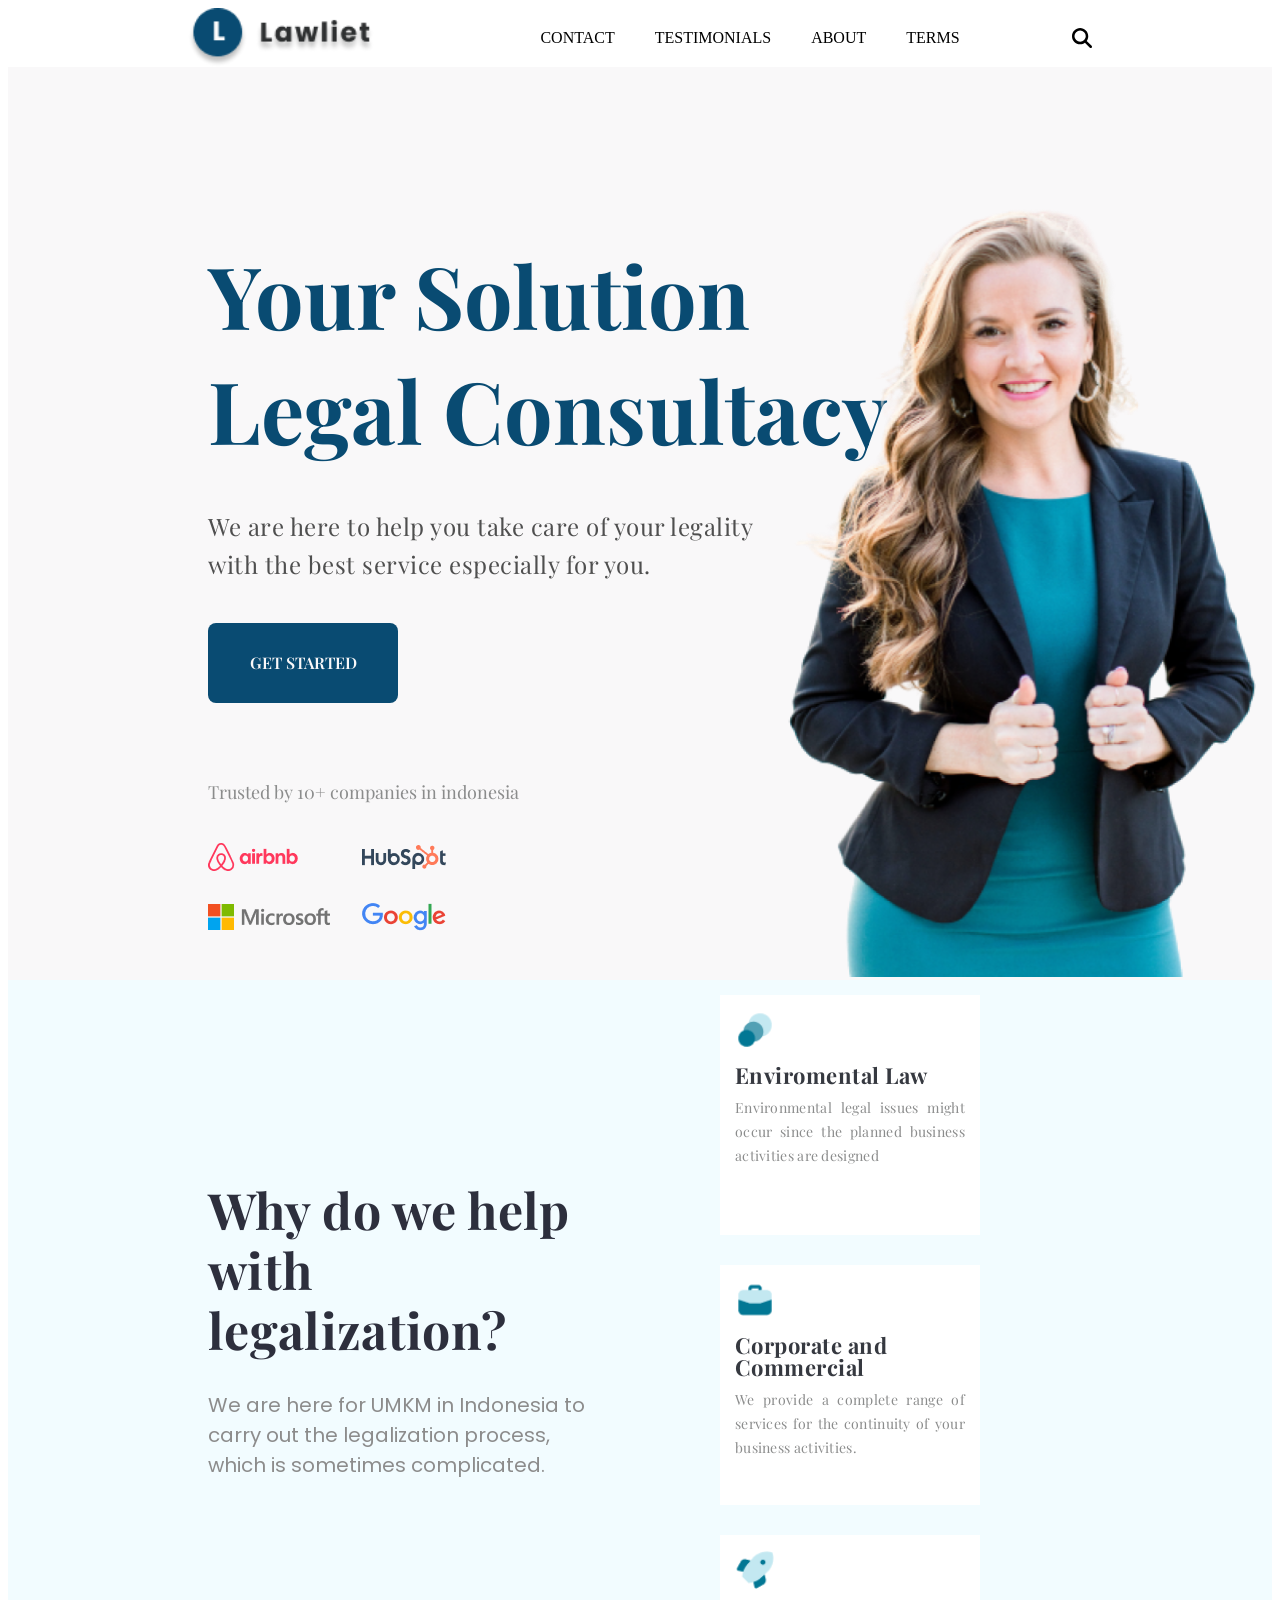
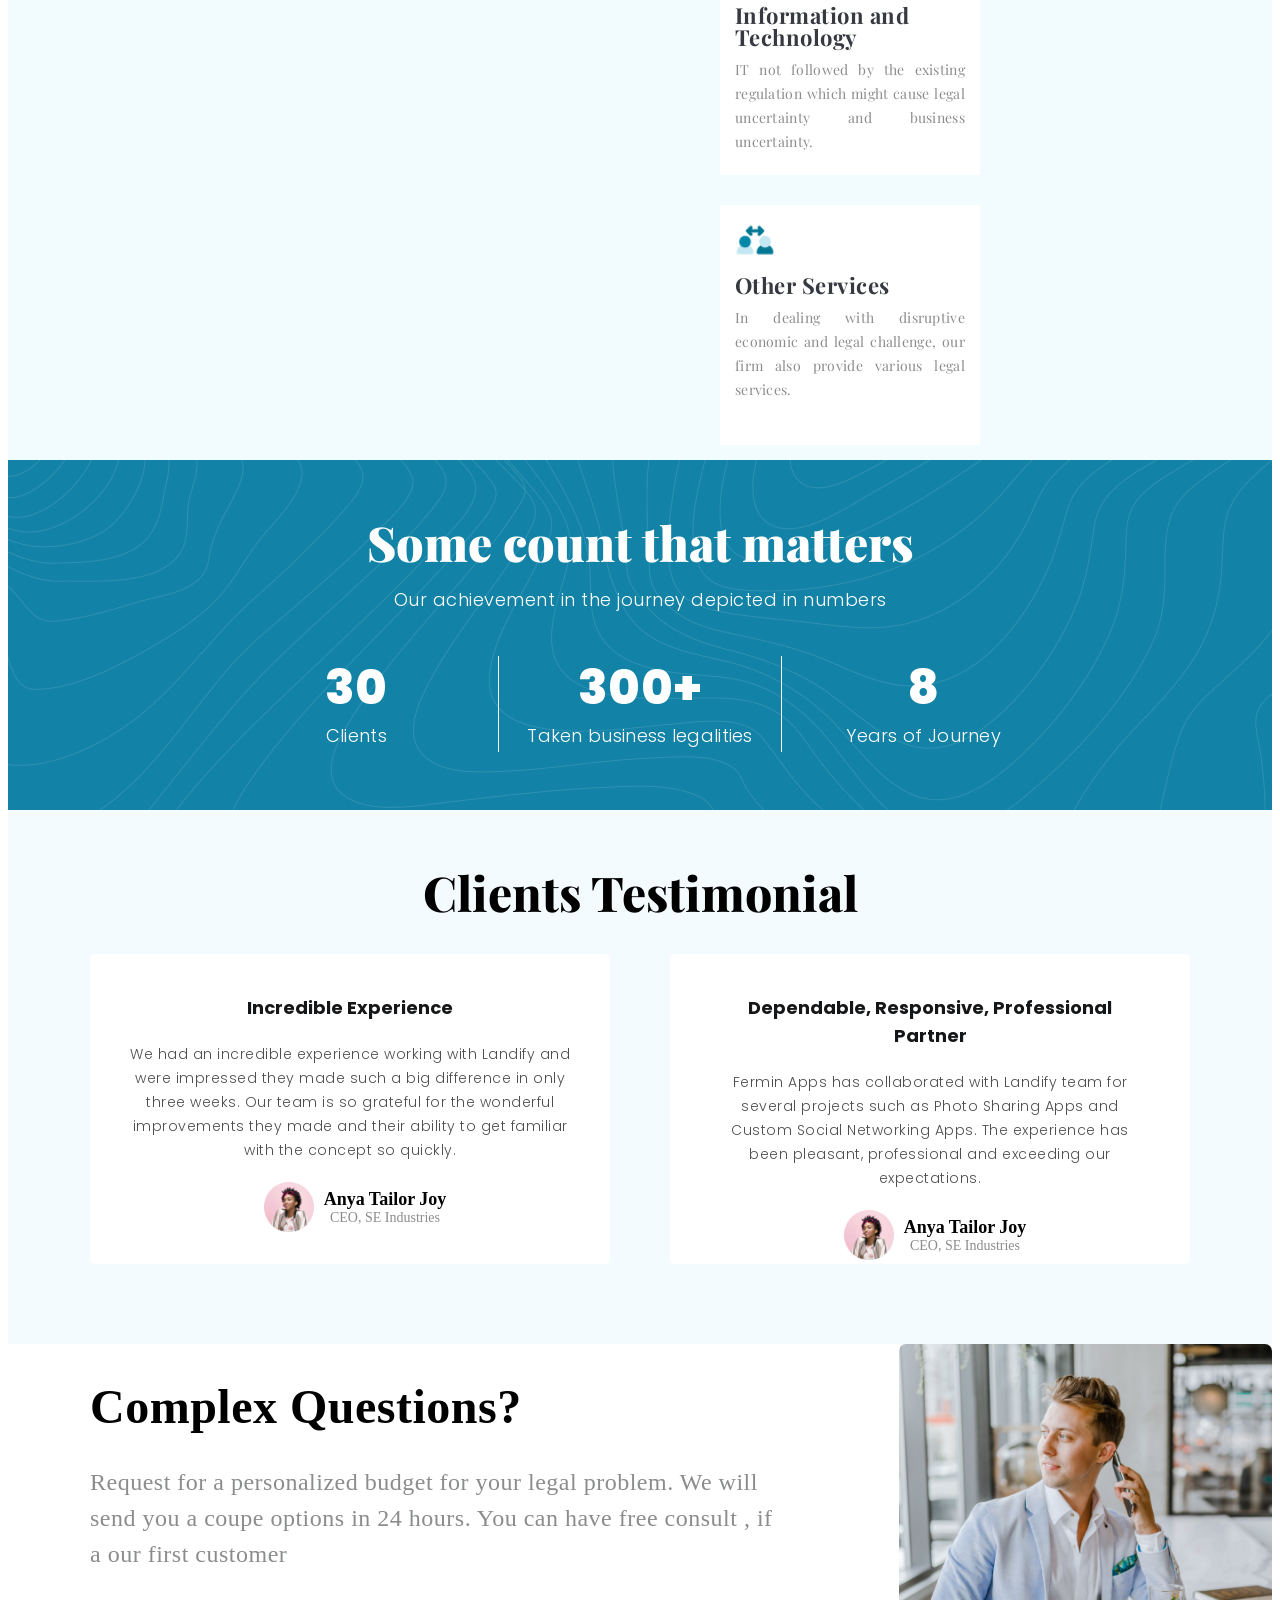
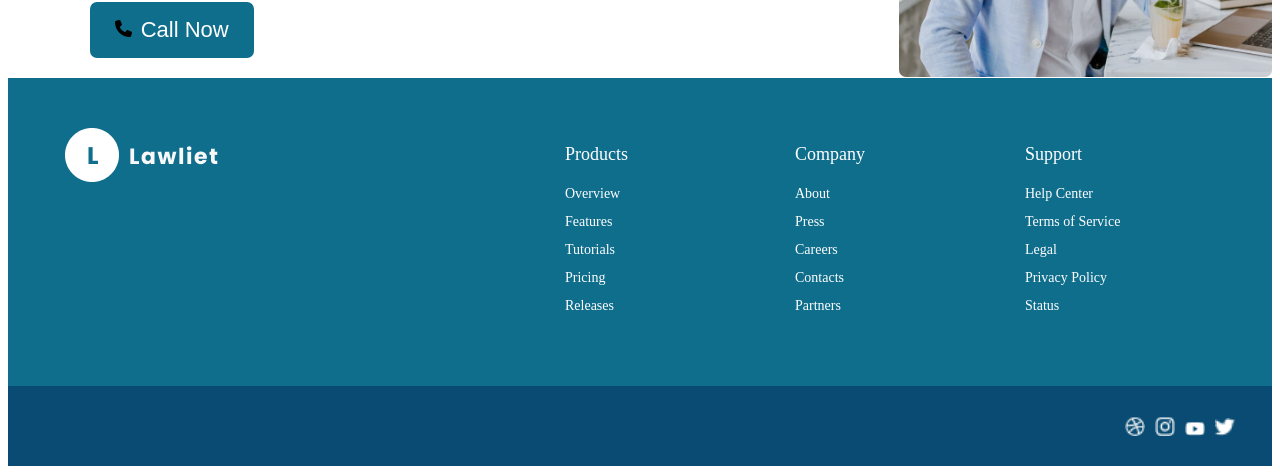
<file: Daily-Task-2/index.html>
<!DOCTYPE html>
<html lang="en">
<head>
    <meta charset="UTF-8">
    <meta name="viewport" content="width=device-width, initial-scale=1.0">
    <title>Lawyers Wbsite</title>
    <link rel="stylesheet" href="./style.css">

    <!-- css link up -->
    <link rel="shortcut icon" href="./assets/favicon.png" type="image/x-icon">

    <!-- google fonts -->
    <link rel="preconnect" href="https://fonts.googleapis.com">
    <link rel="preconnect" href="https://fonts.gstatic.com" crossorigin>
    <link href="https://fonts.googleapis.com/css2?family=Playfair+Display:ital,wght@0,400..900;1,400..900&display=swap" rel="stylesheet">
    <link href="https://fonts.googleapis.com/css2?family=Playfair+Display:ital,wght@0,400..900;1,400..900&family=Plus+Jakarta+Sans:ital,wght@0,200..800;1,200..800&display=swap" rel="stylesheet">
    <style>
        @import url('https://fonts.googleapis.com/css2?family=Playfair+Display:ital,wght@0,400..900;1,400..900&family=Plus+Jakarta+Sans:ital,wght@0,200..800;1,200..800&family=Poppins:ital,wght@0,100;0,200;0,300;0,400;0,500;0,600;0,700;0,800;0,900;1,100;1,200;1,300;1,400;1,500;1,600;1,700;1,800;1,900&display=swap');
    </style>

</head>
<body>
    <main id="full-body">
        <header id="header">
            <div class="nav-menu">
                <img src="./assets/Logo.png" alt="" class="main-logo">
                 <ul class="menu-list">
                    <li class="menu-items">CONTACT</li>
                    <li class="menu-items">TESTIMONIALS</li>
                    <li class="menu-items">ABOUT</li>
                    <li class="menu-items">TERMS</li>
                </ul>
                <svg class="search-icon" xmlns="http://www.w3.org/2000/svg" viewBox="0 0 512 512"><!--!Font Awesome Free 6.7.2 by @fontawesome - https://fontawesome.com License - https://fontawesome.com/license/free Copyright 2025 Fonticons, Inc.--><path d="M416 208c0 45.9-14.9 88.3-40 122.7L502.6 457.4c12.5 12.5 12.5 32.8 0 45.3s-32.8 12.5-45.3 0L330.7 376c-34.4 25.2-76.8 40-122.7 40C93.1 416 0 322.9 0 208S93.1 0 208 0S416 93.1 416 208zM208 352a144 144 0 1 0 0-288 144 144 0 1 0 0 288z"/></svg>
            </div>
        </header>

        <section id="hero">
            <div class="hero-main">
                <div class="hero-rel">
                    <div class="hero-title">Your Solution Legal Consultacy</div>
                    <div class="hero-about">We are here to help you take care of your legality 
                        with the best service especially for you.</div>
                    <button class="button-getstarted">GET STARTED</button>
                    <div class="trusted-company">Trusted by 10+ companies in indonesia</div>
                    <img src="./assets/Group 25.png" class="trusted-company-logo" alt="" srcset="">
                </div>
            </div>
            <img src="./assets/Hero Image.png" class="hero-image" alt="" srcset="">
        </section>

        <section id="section-why" class="Our-Features">
            <div class="our-feature">
                <div class="why-card">
                    <div class="why-title">Why do we help with legalization?</div>
                    <div class="why-about">We are here for UMKM in Indonesia to carry out the legalization process, which is sometimes complicated.</div>
                </div>
                <div class="why-card-main">
                    <div class="card-1">
                        <img src="./assets/Circle Layer.png" class="circle-image" alt="">
                        <div class="card-1-title">Enviromental Law</div>
                        <div class="card-1-about">Environmental legal issues might occur since the planned business activities are designed</div>
                    </div>
                    <div class="card-2">
                        <img src="./assets/Bag.png" class="circle-image" alt="">
                        <div class="card-1-title">Corporate and Commercial</div>
                        <div class="card-1-about">We provide a complete range of services for the continuity of your business activities.</div>
                    </div>
                    <div class="card-3">
                        <img src="./assets/Rocket.png" class="circle-image" alt="">
                        <div class="card-1-title">Information and Technology</div>
                        <div class="card-1-about">IT not followed by the existing regulation which might cause legal uncertainty and business uncertainty.</div>
                    </div>
                    <div class="card-4">
                        <img src="./assets/User Arrows.png" class="circle-image" alt="">
                        <div class="card-1-title">Other Services</div>
                        <div class="card-1-about">In dealing with disruptive economic and legal challenge, our firm also provide various legal services.</div>
                    </div>
                </div>
            </div>
        </section>

        <section id="achivement">
            <div class="count-main">
                <div class="count-title">Some count that matters</div>
                <div class="count-sub-title">Our achievement in the journey depicted in numbers</div>
                <div class="main-counts">
                    <div class="c-1">
                        <div class="c-1-title">30</div>
                        <div class="c-1-about">Clients</div>
                    </div>
                    <div class="c-2">
                        <div class="c-1-title">300+</div>
                        <div class="c-1-about">Taken business legalities</div>
                    </div>
                    <div class="c-3">
                        <div class="c-1-title">8</div>
                        <div class="c-1-about">Years of Journey</div>
                    </div>
                </div>
            </div>
        </section>

        <section id="testimonial">
            <div class="testimonial-title">Clients Testimonial</div>
                <div class="testimonial-cards">
                    <div class="t-card-1">
                        <div class="t-card-1-title">Incredible Experience</div>
                        <div class="t-card-1-about">We had an incredible experience working with Landify and were impressed they made such a big difference in only three weeks. Our team is so grateful for the wonderful improvements they made and their ability to get familiar with the concept so quickly.</div>
                        <div class="Client-detail">
                            <img src="./assets/Photo.png" class="Client-image" alt="">
                            <div>
                                <div class="client-name">Anya Tailor Joy</div>
                                <div class="client-position">CEO, SE Industries</div>
                            </div>
                        </div>
                    </div>
                    <div class="t-card-1">
                        <div class="t-card-1-title">Dependable, Responsive, Professional Partner</div>
                        <div class="t-card-1-about">Fermin Apps has collaborated with Landify team for several projects such as Photo Sharing Apps and Custom Social Networking Apps. The experience has been pleasant, professional and exceeding our expectations. </div>
                        <div class="Client-detail">
                            <img src="./assets/Photo.png" class="Client-image" alt="">
                            <div>
                                <div class="client-name">Anya Tailor Joy</div>
                                <div class="client-position">CEO, SE Industries</div>
                            </div>
                        </div>
                    </div>
                </div>
            </div>
        </section>

        <section id="questions">
            <div class="ques-main">
                <div class="ques-title">Complex Questions?</div>
                <div class="ques-about">Request for a personalized budget for your legal problem. We will send you a coupe options in 24 hours. You can have free consult , if a our first customer</div>
                <button class="call-button">
                    <!-- font awsome icon -->
                    <svg class="call-icon" xmlns="http://www.w3.org/2000/svg" viewBox="0 0 512 512"><!--!Font Awesome Free 6.7.2 by @fontawesome - https://fontawesome.com License - https://fontawesome.com/license/free Copyright 2025 Fonticons, Inc.--><path d="M164.9 24.6c-7.7-18.6-28-28.5-47.4-23.2l-88 24C12.1 30.2 0 46 0 64C0 311.4 200.6 512 448 512c18 0 33.8-12.1 38.6-29.5l24-88c5.3-19.4-4.6-39.7-23.2-47.4l-96-40c-16.3-6.8-35.2-2.1-46.3 11.6L304.7 368C234.3 334.7 177.3 277.7 144 207.3L193.3 167c13.7-11.2 18.4-30 11.6-46.3l-40-96z"/></svg>
                    <span class="call-txt">Call Now</span>
                </button>
            </div>
            <img src="./assets/h1RW-NFtUyc.png" class="ques-image" alt="">
        </section>

        <footer id="footer">
            <div class="footer-main">
                <div class="footer-1">
                    <img src="./assets/Logo-1.png" alt="">
                </div>
                <div class="footer-2">
                    <ul class="footer-list">
                        <li class="footer-list-title">Products</li>
                        <li class="footer-list-items">Overview</li>
                        <li class="footer-list-items">Features</li>
                        <li class="footer-list-items">Tutorials</li>
                        <li class="footer-list-items">Pricing</li>
                        <li class="footer-list-items">Releases</li>
                    </ul>
                </div>
                <div class="footer-3">
                    <ul class="footer-list">
                        <li class="footer-list-title">Company</li>
                        <li class="footer-list-items">About</li>
                        <li class="footer-list-items">Press</li>
                        <li class="footer-list-items">Careers</li>
                        <li class="footer-list-items">Contacts</li>
                        <li class="footer-list-items">Partners</li>
                    </ul>
                </div>
                <div class="footer-4">
                    <ul class="footer-list">
                        <li class="footer-list-title">Support</li>
                        <li class="footer-list-items">Help Center</li>
                        <li class="footer-list-items">Terms of Service</li>
                        <li class="footer-list-items">Legal</li>
                        <li class="footer-list-items">Privacy Policy</li>
                        <li class="footer-list-items">Status</li>
                    </ul>
                </div>
            </div>
            <div class="sub-footer">
                <div class="sub-footer-icons">
                <img class="sub-footer-image" src="./assets/Path (1).png" alt="">
                <img class="sub-footer-image" src="./assets/Path (2).png" alt="">
                <img class="sub-footer-image" src="./assets/Path (3).png" alt="">
                <img class="sub-footer-image" src="./assets/Path.png" alt="">
                </div>
            </div>
        </footer>
    
    <!-- <video src="./" controls autoplay></video> -->
     
    
    </main>
</body>
</html>
</file>
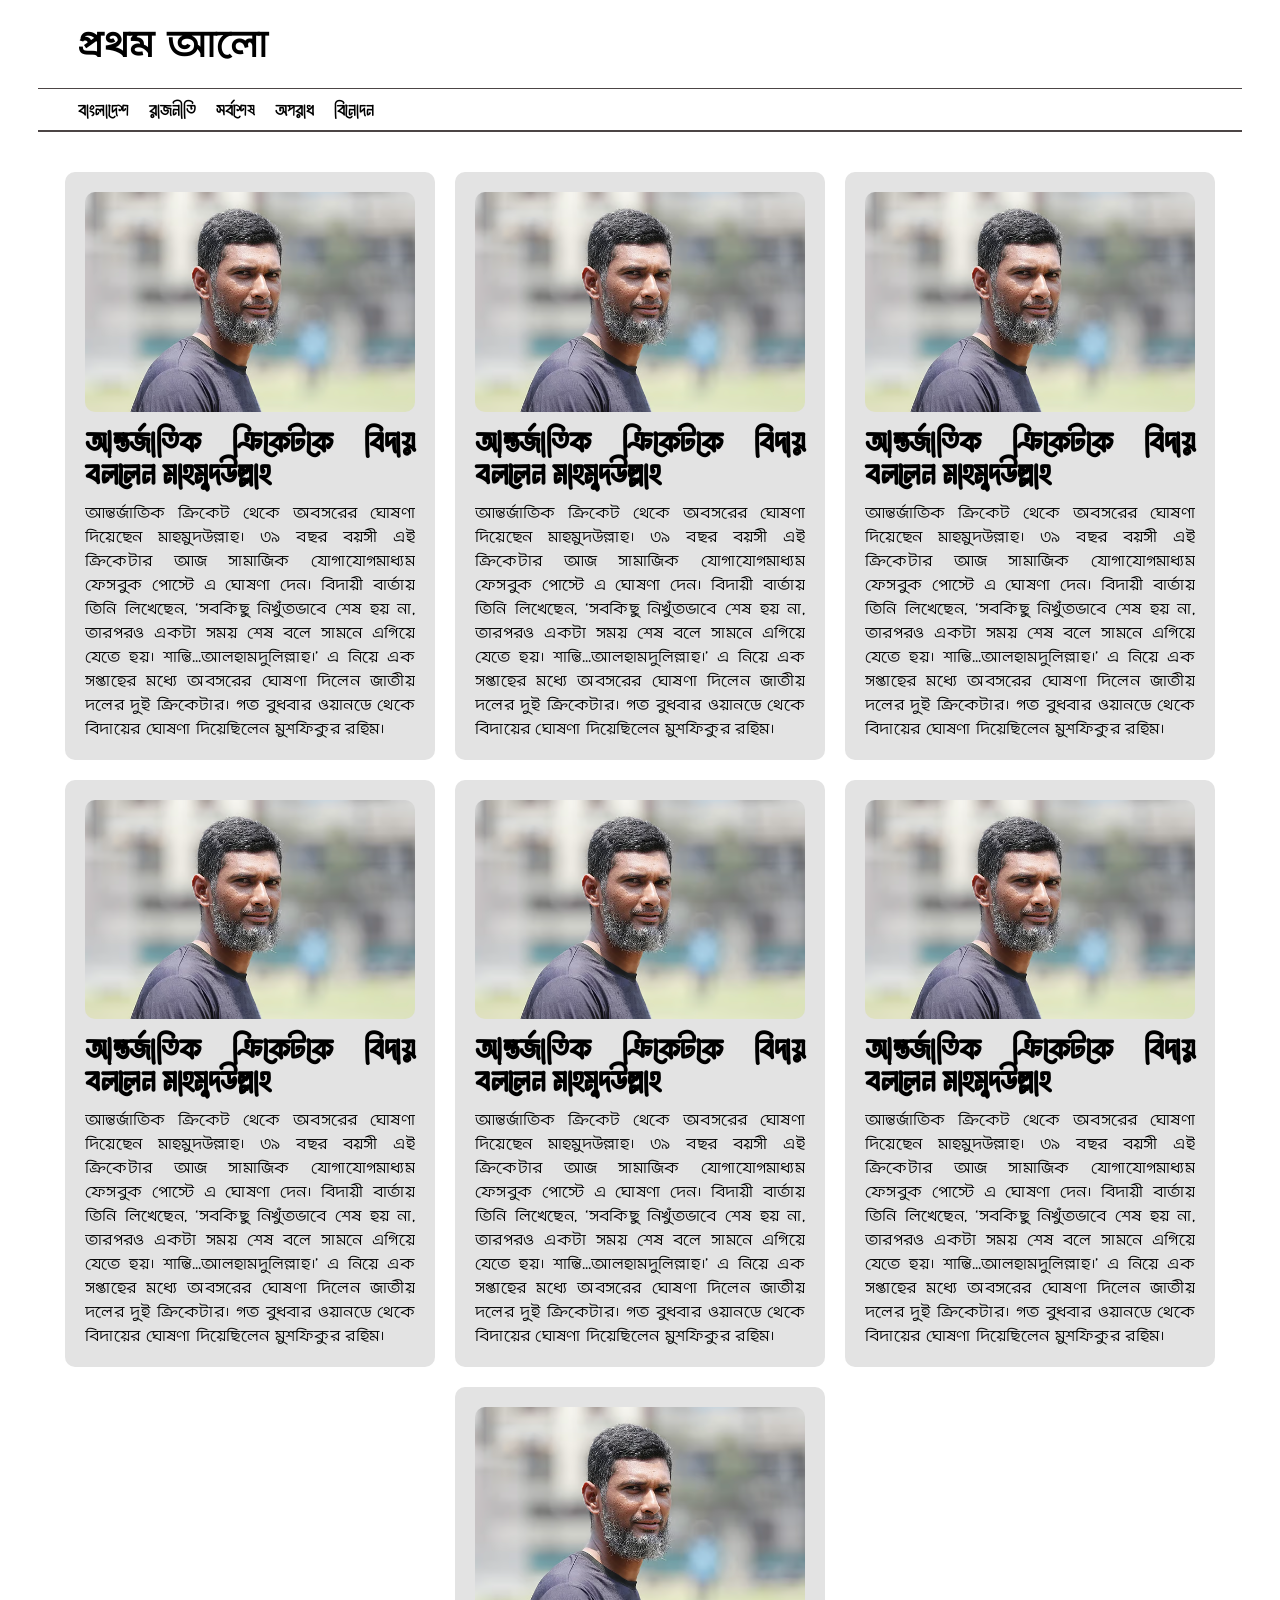
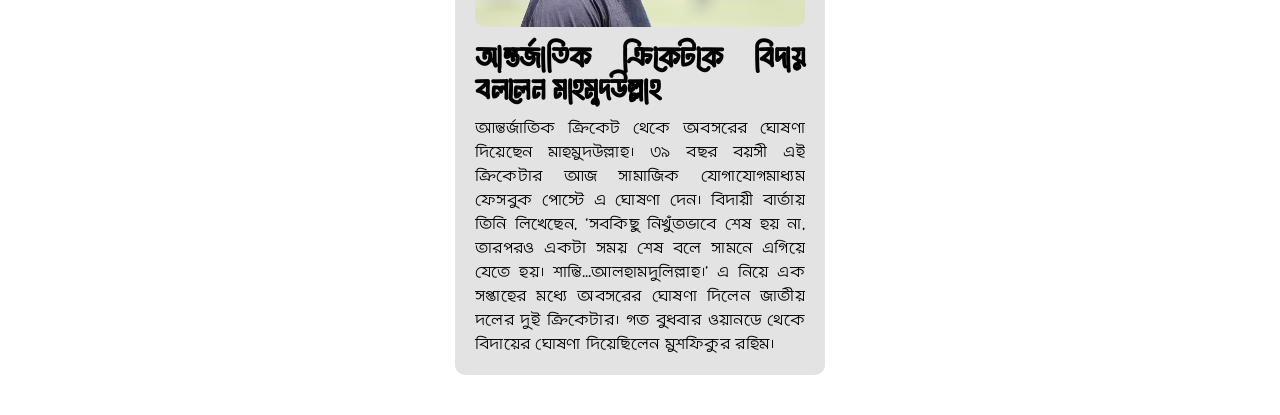
<file: Daily-Task-3/index.html>
<!DOCTYPE html>
<html lang="en">
<head>
    <meta charset="UTF-8">
    <meta name="viewport" content="width=device-width, initial-scale=1.0">
    <title>Newspaper bangla</title>
    <link rel="stylesheet" href="./style.css">
</head>
<body id="main-body">
    <header>
        <h1 class="header-title">প্রথম আলো</h1>
        <nav class="nav-menu">
            <ul class="nav-list">
                <li><a href="#">বাংলাদেশ</a></li>
                <li><a href="#">রাজনীতি</a></li>
                <li><a href="#">সর্বশেষ </a></li>
                <li><a href="#">অপরাধ</a></li>
                <li><a href="#">বিনোদন</a></li>
            </ul>
        </nav>
    </header>
    <section id="hero">
        <div class="hero-news">
            <div class="hero-news-cards">
                <img class="card-image" src="./assets/card-1.avif" alt="">
                <div class="card-title">
                    আন্তর্জাতিক ক্রিকেটকে বিদায় বললেন মাহমুদউল্লাহ
                </div>
                <div class="cart-about">
                    আন্তর্জাতিক ক্রিকেট থেকে অবসরের ঘোষণা দিয়েছেন মাহমুদউল্লাহ। ৩৯ বছর বয়সী এই ক্রিকেটার আজ সামাজিক যোগাযোগমাধ্যম ফেসবুক পোস্টে এ ঘোষণা দেন।

                    বিদায়ী বার্তায় তিনি লিখেছেন, ‘সবকিছু নিখুঁতভাবে শেষ হয় না, তারপরও একটা সময় শেষ বলে সামনে এগিয়ে যেতে হয়। শান্তি...আলহামদুলিল্লাহ।’

                    এ নিয়ে এক সপ্তাহের মধ্যে অবসরের ঘোষণা দিলেন জাতীয় দলের দুই ক্রিকেটার। গত বুধবার ওয়ানডে থেকে বিদায়ের ঘোষণা দিয়েছিলেন মুশফিকুর রহিম।
                </div>
            </div>
            <div class="hero-news-cards">
                <img class="card-image" src="./assets/card-1.avif" alt="">
                <div class="card-title">
                    আন্তর্জাতিক ক্রিকেটকে বিদায় বললেন মাহমুদউল্লাহ
                </div>
                <div class="cart-about">
                    আন্তর্জাতিক ক্রিকেট থেকে অবসরের ঘোষণা দিয়েছেন মাহমুদউল্লাহ। ৩৯ বছর বয়সী এই ক্রিকেটার আজ সামাজিক যোগাযোগমাধ্যম ফেসবুক পোস্টে এ ঘোষণা দেন।

                    বিদায়ী বার্তায় তিনি লিখেছেন, ‘সবকিছু নিখুঁতভাবে শেষ হয় না, তারপরও একটা সময় শেষ বলে সামনে এগিয়ে যেতে হয়। শান্তি...আলহামদুলিল্লাহ।’

                    এ নিয়ে এক সপ্তাহের মধ্যে অবসরের ঘোষণা দিলেন জাতীয় দলের দুই ক্রিকেটার। গত বুধবার ওয়ানডে থেকে বিদায়ের ঘোষণা দিয়েছিলেন মুশফিকুর রহিম।
                </div>
            </div>
            <div class="hero-news-cards">
                <img class="card-image" src="./assets/card-1.avif" alt="">
                <div class="card-title">
                    আন্তর্জাতিক ক্রিকেটকে বিদায় বললেন মাহমুদউল্লাহ
                </div>
                <div class="cart-about">
                    আন্তর্জাতিক ক্রিকেট থেকে অবসরের ঘোষণা দিয়েছেন মাহমুদউল্লাহ। ৩৯ বছর বয়সী এই ক্রিকেটার আজ সামাজিক যোগাযোগমাধ্যম ফেসবুক পোস্টে এ ঘোষণা দেন।

                    বিদায়ী বার্তায় তিনি লিখেছেন, ‘সবকিছু নিখুঁতভাবে শেষ হয় না, তারপরও একটা সময় শেষ বলে সামনে এগিয়ে যেতে হয়। শান্তি...আলহামদুলিল্লাহ।’

                    এ নিয়ে এক সপ্তাহের মধ্যে অবসরের ঘোষণা দিলেন জাতীয় দলের দুই ক্রিকেটার। গত বুধবার ওয়ানডে থেকে বিদায়ের ঘোষণা দিয়েছিলেন মুশফিকুর রহিম।
                </div>
            </div>
            <div class="hero-news-cards">
                <img class="card-image" src="./assets/card-1.avif" alt="">
                <div class="card-title">
                    আন্তর্জাতিক ক্রিকেটকে বিদায় বললেন মাহমুদউল্লাহ
                </div>
                <div class="cart-about">
                    আন্তর্জাতিক ক্রিকেট থেকে অবসরের ঘোষণা দিয়েছেন মাহমুদউল্লাহ। ৩৯ বছর বয়সী এই ক্রিকেটার আজ সামাজিক যোগাযোগমাধ্যম ফেসবুক পোস্টে এ ঘোষণা দেন।

                    বিদায়ী বার্তায় তিনি লিখেছেন, ‘সবকিছু নিখুঁতভাবে শেষ হয় না, তারপরও একটা সময় শেষ বলে সামনে এগিয়ে যেতে হয়। শান্তি...আলহামদুলিল্লাহ।’

                    এ নিয়ে এক সপ্তাহের মধ্যে অবসরের ঘোষণা দিলেন জাতীয় দলের দুই ক্রিকেটার। গত বুধবার ওয়ানডে থেকে বিদায়ের ঘোষণা দিয়েছিলেন মুশফিকুর রহিম।
                </div>
            </div>
            <div class="hero-news-cards">
                <img class="card-image" src="./assets/card-1.avif" alt="">
                <div class="card-title">
                    আন্তর্জাতিক ক্রিকেটকে বিদায় বললেন মাহমুদউল্লাহ
                </div>
                <div class="cart-about">
                    আন্তর্জাতিক ক্রিকেট থেকে অবসরের ঘোষণা দিয়েছেন মাহমুদউল্লাহ। ৩৯ বছর বয়সী এই ক্রিকেটার আজ সামাজিক যোগাযোগমাধ্যম ফেসবুক পোস্টে এ ঘোষণা দেন।

                    বিদায়ী বার্তায় তিনি লিখেছেন, ‘সবকিছু নিখুঁতভাবে শেষ হয় না, তারপরও একটা সময় শেষ বলে সামনে এগিয়ে যেতে হয়। শান্তি...আলহামদুলিল্লাহ।’

                    এ নিয়ে এক সপ্তাহের মধ্যে অবসরের ঘোষণা দিলেন জাতীয় দলের দুই ক্রিকেটার। গত বুধবার ওয়ানডে থেকে বিদায়ের ঘোষণা দিয়েছিলেন মুশফিকুর রহিম।
                </div>
            </div>
            <div class="hero-news-cards">
                <img class="card-image" src="./assets/card-1.avif" alt="">
                <div class="card-title">
                    আন্তর্জাতিক ক্রিকেটকে বিদায় বললেন মাহমুদউল্লাহ
                </div>
                <div class="cart-about">
                    আন্তর্জাতিক ক্রিকেট থেকে অবসরের ঘোষণা দিয়েছেন মাহমুদউল্লাহ। ৩৯ বছর বয়সী এই ক্রিকেটার আজ সামাজিক যোগাযোগমাধ্যম ফেসবুক পোস্টে এ ঘোষণা দেন।

                    বিদায়ী বার্তায় তিনি লিখেছেন, ‘সবকিছু নিখুঁতভাবে শেষ হয় না, তারপরও একটা সময় শেষ বলে সামনে এগিয়ে যেতে হয়। শান্তি...আলহামদুলিল্লাহ।’

                    এ নিয়ে এক সপ্তাহের মধ্যে অবসরের ঘোষণা দিলেন জাতীয় দলের দুই ক্রিকেটার। গত বুধবার ওয়ানডে থেকে বিদায়ের ঘোষণা দিয়েছিলেন মুশফিকুর রহিম।
                </div>
            </div>
            <div class="hero-news-cards">
                <img class="card-image" src="./assets/card-1.avif" alt="">
                <div class="card-title">
                    আন্তর্জাতিক ক্রিকেটকে বিদায় বললেন মাহমুদউল্লাহ
                </div>
                <div class="cart-about">
                    আন্তর্জাতিক ক্রিকেট থেকে অবসরের ঘোষণা দিয়েছেন মাহমুদউল্লাহ। ৩৯ বছর বয়সী এই ক্রিকেটার আজ সামাজিক যোগাযোগমাধ্যম ফেসবুক পোস্টে এ ঘোষণা দেন।

                    বিদায়ী বার্তায় তিনি লিখেছেন, ‘সবকিছু নিখুঁতভাবে শেষ হয় না, তারপরও একটা সময় শেষ বলে সামনে এগিয়ে যেতে হয়। শান্তি...আলহামদুলিল্লাহ।’

                    এ নিয়ে এক সপ্তাহের মধ্যে অবসরের ঘোষণা দিলেন জাতীয় দলের দুই ক্রিকেটার। গত বুধবার ওয়ানডে থেকে বিদায়ের ঘোষণা দিয়েছিলেন মুশফিকুর রহিম।
                </div>
            </div>
        </div>
    </section>

    
</body>
</html>
</file>
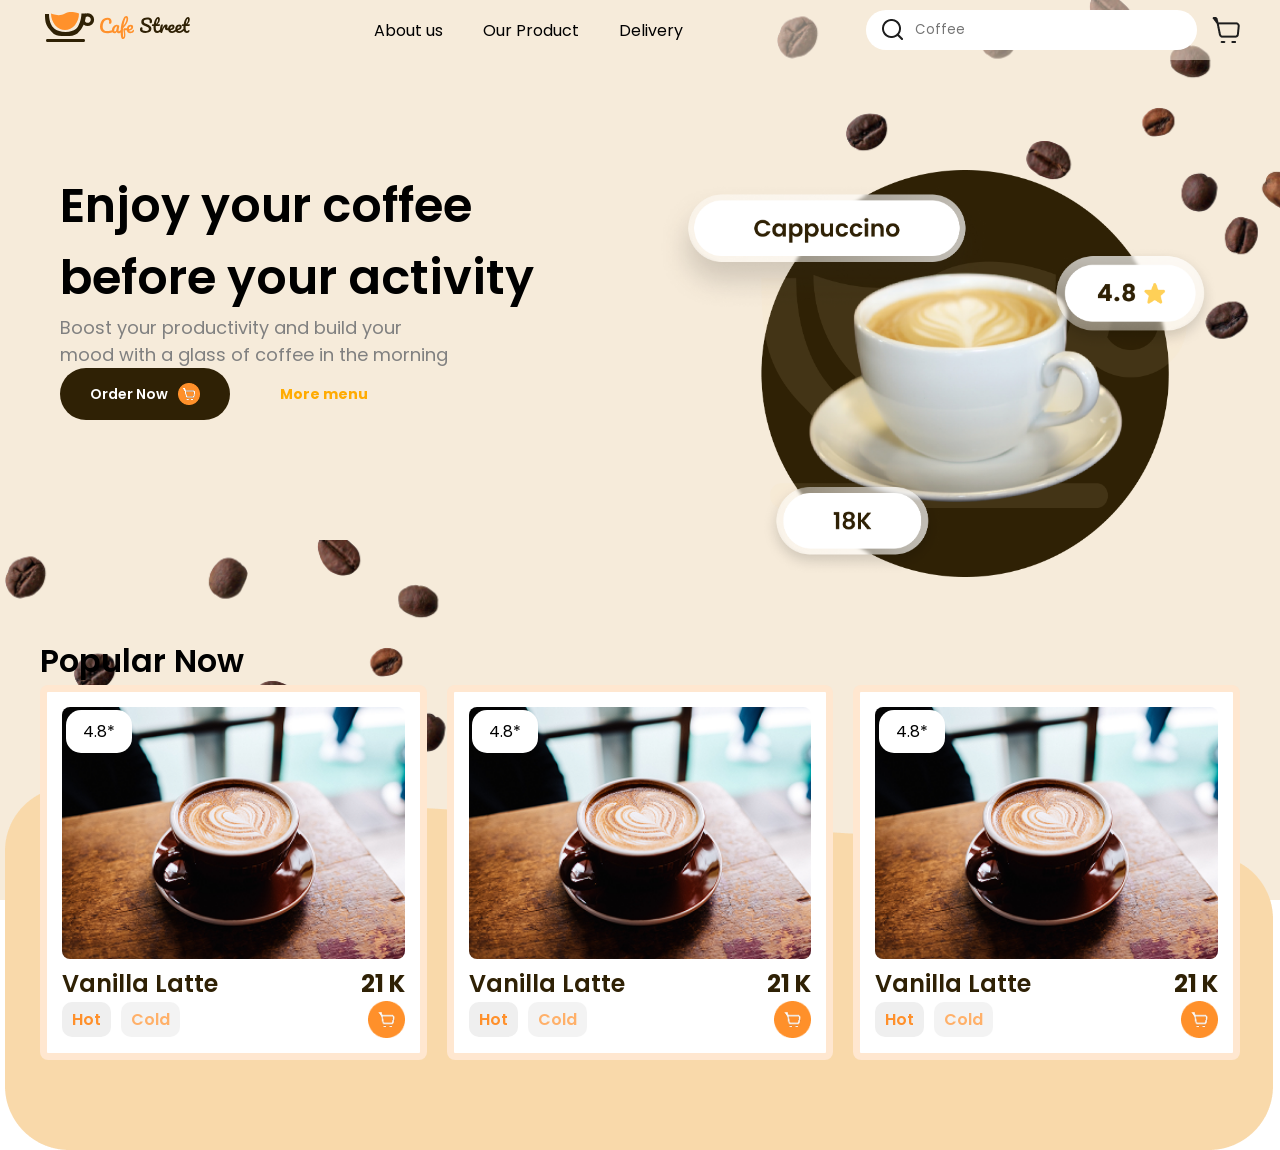
<file: Daily-Task-5/Cafe-Street-E-Commerce-Landing-Page/index.html>
<!DOCTYPE html>
<html lang="en">
<head>
    <meta charset="UTF-8">
    <meta name="viewport" content="width=device-width, initial-scale=1.0">
    <title>Cafe Street - E Commerce Landing Page</title>
    <link rel="shortcut icon" href="./assets/favcon.png" type="image/x-icon">
    <link rel="stylesheet" href="./style.css">

    <!-- google fonts - Poppins -->
    <link rel="preconnect" href="https://fonts.googleapis.com">
    <link rel="preconnect" href="https://fonts.gstatic.com" crossorigin>
    <link href="https://fonts.googleapis.com/css2?family=Playfair+Display:ital,wght@0,400..900;1,400..900&family=Plus+Jakarta+Sans:ital,wght@0,200..800;1,200..800&family=Poppins:ital,wght@0,100;0,200;0,300;0,400;0,500;0,600;0,700;0,800;0,900;1,100;1,200;1,300;1,400;1,500;1,600;1,700;1,800;1,900&display=swap" rel="stylesheet">
</head>
<body>
    <header id="header">
        <div class="header-area">
            <div class="logo">
                <img src="./assets/logo_coffe.svg" alt="Cafe Street Logo">
            </div>
            <nav class="menu-item">
                <ul>
                    <li><a href="#">About us</a></li>
                    <li><a href="#">Our Product</a></li>
                    <li><a href="#">Delivery</a></li>
                </ul>
            </nav>
            <div class="search-bar">
                <div class="search-area">
                    <img src="./assets/icons_search.png" alt="">
                    <input class="search-input" type="text" placeholder="Coffee">
                </div>
                <img src="./assets/cart.png" alt="Cart">
            </div>
        </div>
    </header>

    <section id="hero">
        <img class="hero-bac-tr" src="./assets/bg_img_hero.svg" alt="">
        <img class="hero-bac-bl" src="./assets/bg_img_hero.svg" alt="">
        <div class="hero-container">
            <div class="hero-description-side">
                <h1 class="hero-title">Enjoy your <span class="primery-color">coffee</span> before your activity</h1>
                <p class="hero-description">Boost your productivity and build your mood with a glass of coffee in the morning </p>
                <div class="hero-button-container">
                    <button class="hero-button">Order Now <img class="button-cart-icon" src="./assets/cart-icon-button.png" alt=""></button>
                    <button class="hero-button-2">More menu</button>
                </div>
            </div>
            <div class="hero-image-side">
                <img class="hero-image" src="./assets/img-hero.png" alt="">
            </div>
        </div>


        <section id="popular-now">
            <div class="card-background-container">
                <img class="card-background-image" src="./assets/card-background.png" alt="">
                <div class="popular-now-container">
                    <h1 class="popular-now-title">Popular Now</h1>
                    <div class="card-container">
                        <div class="card">
                            <img class="card-image" src="./assets/Vanilla Latte.png" alt="">
                            <span class="image-reating">4.8*</span>
                            <div class="card-title-reaction">
                                <div class="card-title">Vanilla Latte</div>
                                <div class="card-reaction">21 K</div>
                            </div>
                            <div class="card-bottom">
                                <div class="card-hot-cold">
                                    <button class="button-hot">Hot</button>
                                    <button class="button-cold">Cold</button>
                                </div>
                                <img class="card-cart" src="./assets/card-cart.png" alt="">
                            </div>
                        </div>
                        <div class="card">
                            <img class="card-image" src="./assets/Vanilla Latte.png" alt="">
                            <span class="image-reating">4.8*</span>
                            <div class="card-title-reaction">
                                <div class="card-title">Vanilla Latte</div>
                                <div class="card-reaction">21 K</div>
                            </div>
                            <div class="card-bottom">
                                <div class="card-hot-cold">
                                    <button class="button-hot">Hot</button>
                                    <button class="button-cold">Cold</button>
                                </div>
                                <img class="card-cart" src="./assets/card-cart.png" alt="">
                            </div>
                        </div>
                        <div class="card">
                            <span class="image-reating">4.8*</span>
                            <img class="card-image" src="./assets/Vanilla Latte.png" alt="">
                            <div class="card-title-reaction">
                                <div class="card-title">Vanilla Latte</div>
                                <div class="card-reaction">21 K</div>
                            </div>
                            <div class="card-bottom">
                                <div class="card-hot-cold">
                                    <button class="button-hot">Hot</button>
                                    <button class="button-cold">Cold</button>
                                </div>
                                <img class="card-cart" src="./assets/card-cart.png" alt="">
                            </div>
                        </div>
                    </div>
                </div>
            </div>
        </section>



    </section>
    

</body>
</html>
</file>
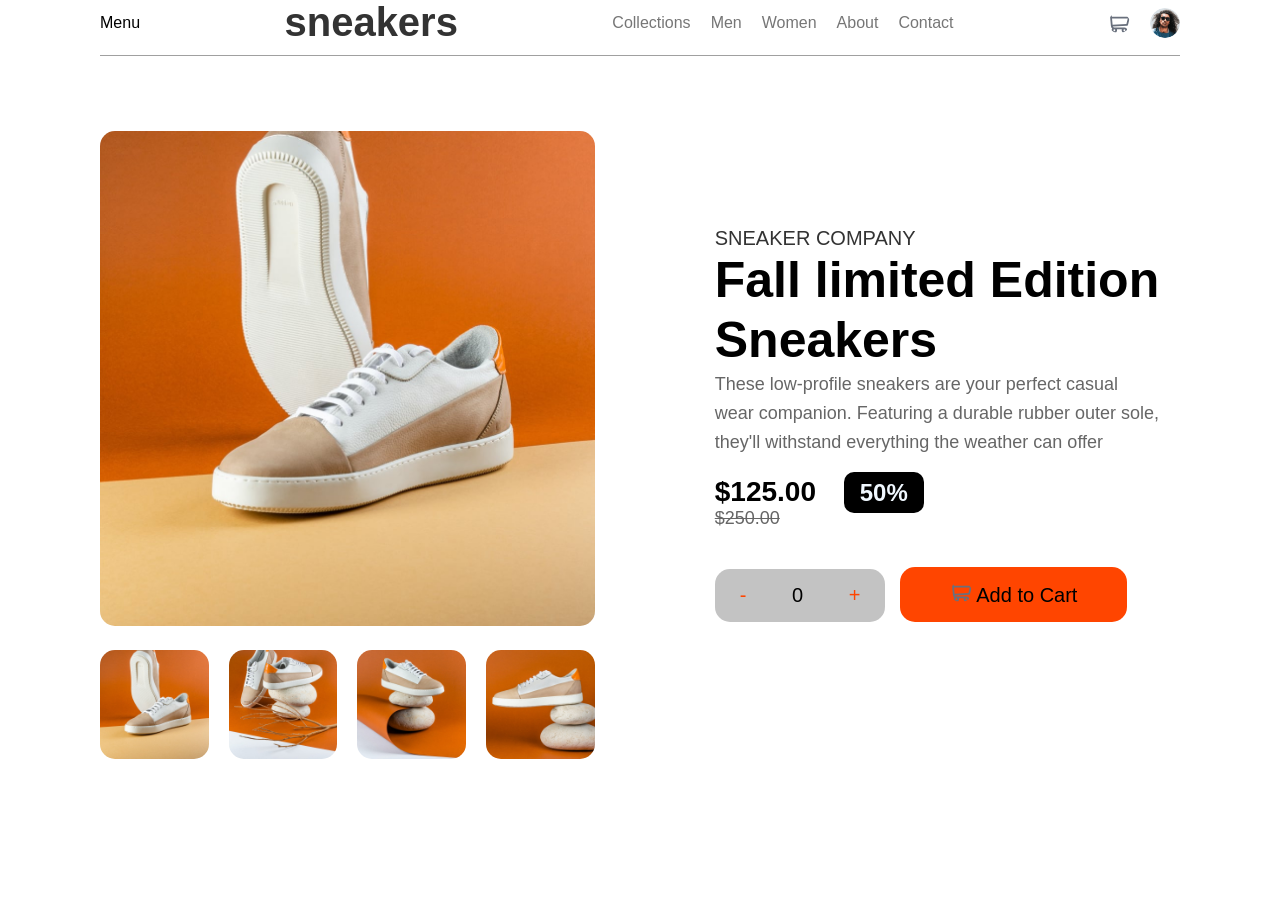
<file: Daily-Task-6/E-commerce-product-page-Frontend-Mentor/index.html>
<!DOCTYPE html>
<html lang="en">
<head>
    <meta charset="UTF-8">
    <meta name="viewport" content="width=device-width, initial-scale=1.0">
    <title>E-commerce product page frontend mentor</title>
    <link rel="shortcut icon" href="./assets/images/favicon-32x32.png" type="image/x-icon">
    <link rel="stylesheet" href="./style.css">

</head>
<body>
    
    <header id="header-area">
        <nav class="navbar">
            <div class="menu">
                Menu
            </div>
            <div class="navbar-brand">
                sneakers
            </div>
            <ul class="nav-links">
                <li><a href="#">Collections</a></li>
                <li><a href="#">Men</a></li>
                <li><a href="#">Women</a></li>
                <li><a href="#">About</a></li>
                <li><a href="#">Contact</a></li>
            </ul>
            <div class="cart">
                <img class="icon-cart" src="./assets/images/icon-cart.svg" alt="">
                <img class="avater" src="./assets/images/image-avatar.png" alt="">
            </div>
        </nav>
    </header>

    <section id="hero-area">
        <div class="hero-content">
            <div class="image-section">
                <img class="main-image" src="./assets/images/image-product-1.jpg" alt="">
                <div class="product-image-bar">
                    <img class="product-img-bar" src="./assets/images/image-product-1.jpg" alt="" srcset="">
                    <img class="product-img-bar" src="./assets/images/image-product-2.jpg" alt="" srcset="">
                    <img class="product-img-bar" src="./assets/images/image-product-3.jpg" alt="" srcset="">
                    <img class="product-img-bar" src="./assets/images/image-product-4.jpg" alt="" srcset="">
                </div>
            </div>
            
            <div class="description-section">
                <div class="product-subtitle">SNEAKER COMPANY</div>
                <h1 class="product-title">Fall limited Edition Sneakers</h1>
                <p class="product-description">These low-profile sneakers are your perfect casual wear companion. Featuring a durable rubber outer sole, they'll withstand everything the weather can offer</p>
                <p class="product-price">$125.00  <span class="offer">50%</span></p>
                <del class="del">$250.00</del>
                <span class="add-to-cart-number">
                    <span class="number-item orange">-</span>
                    <span class="number-item">0</span>
                    <span class="number-item orange">+</span>
                </span>
                <button class="add-to-cart-btn"><img style="color: black;" src="./assets/images/icon-cart.svg" alt=""> Add to Cart</button>
            </div>
        </div>
    </section>


</body>
</html>
</file>
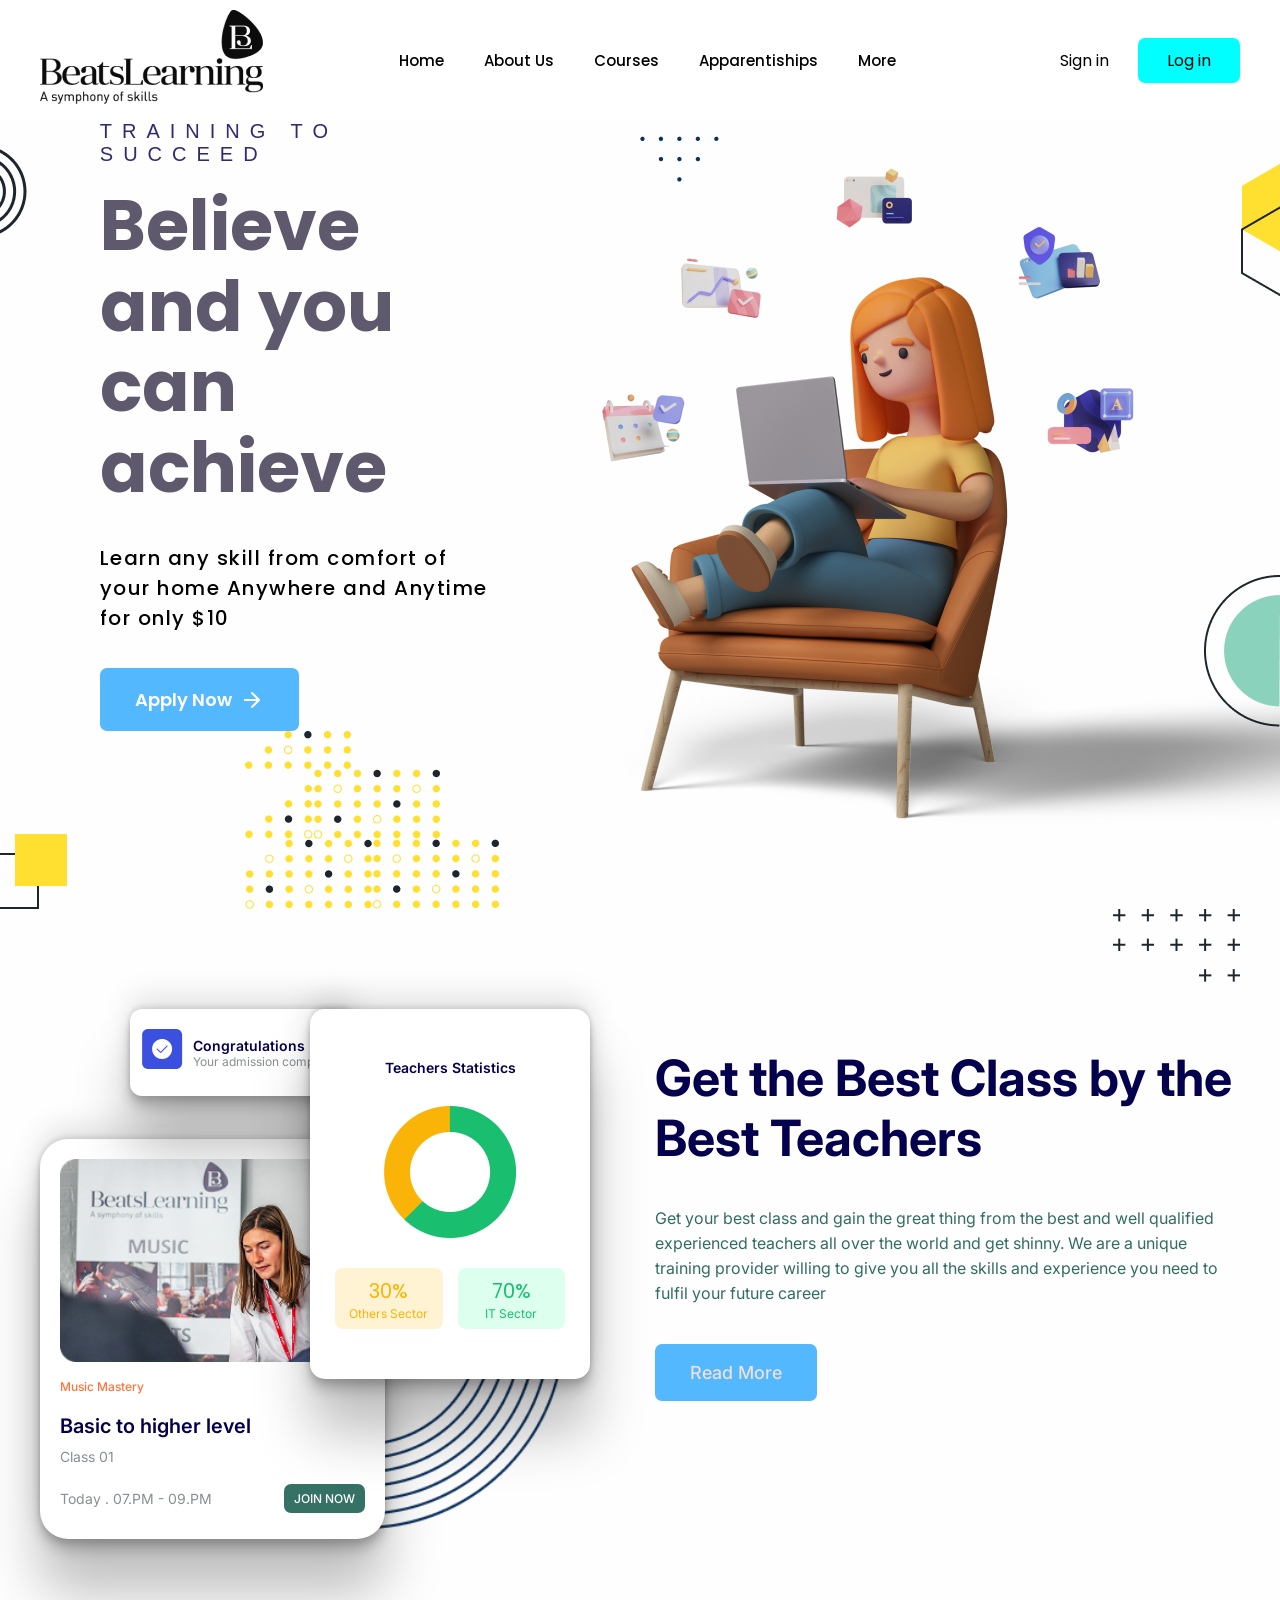
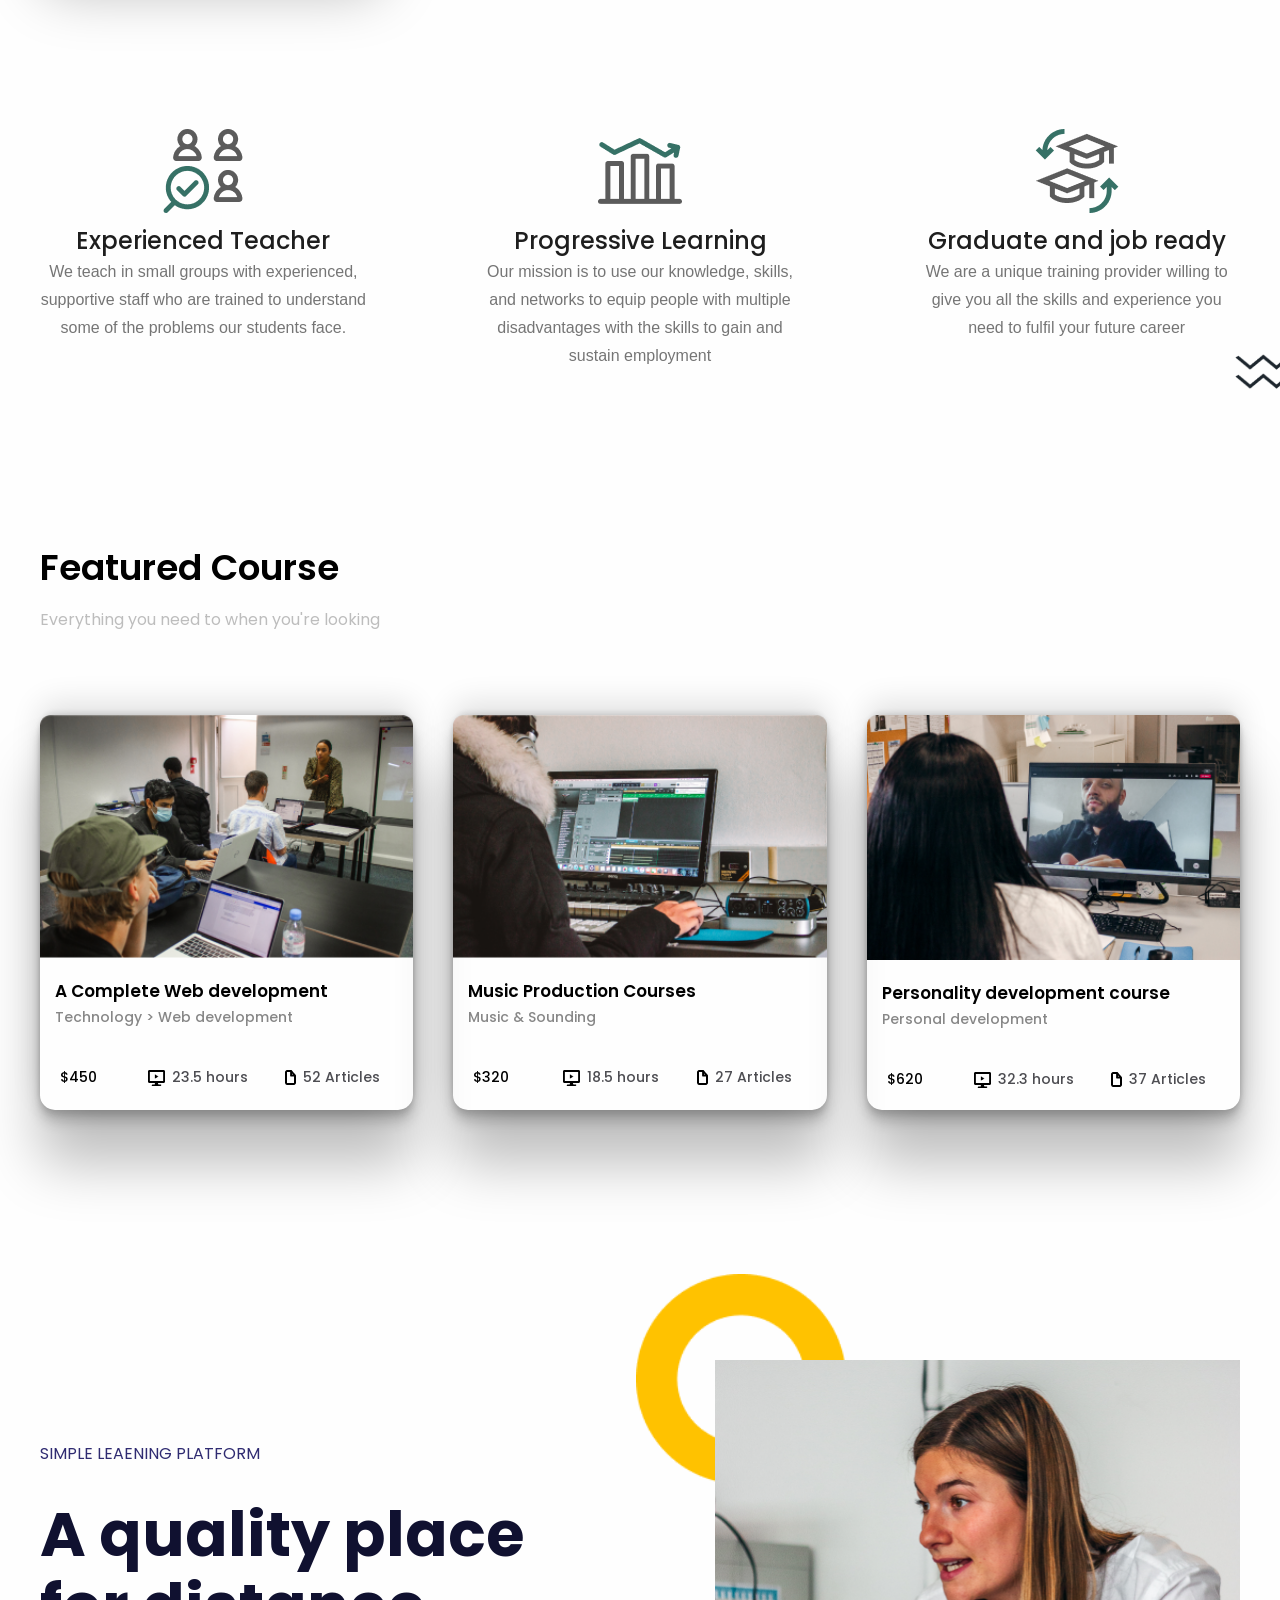
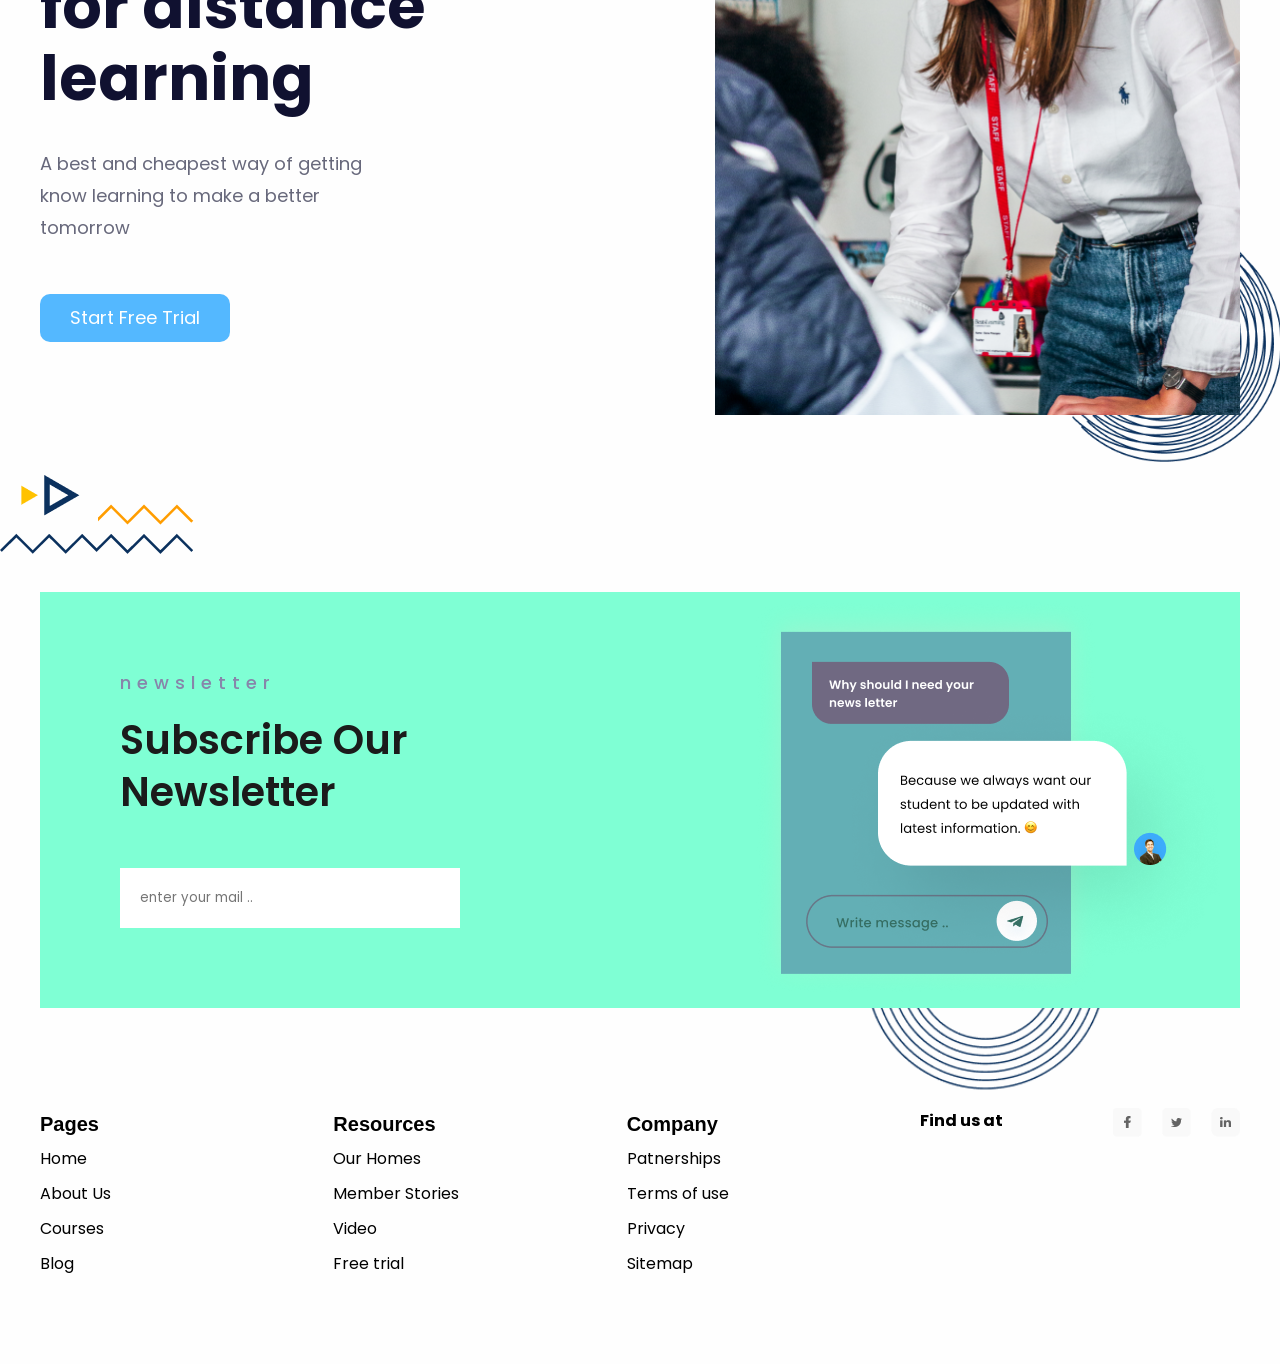
<file: Daily-Task-7/EdTech-Landing-Page(Community)/index.html>
<!DOCTYPE html>
<html lang="en">
<head>
    <meta charset="UTF-8">
    <meta name="viewport" content="width=device-width, initial-scale=1.0">
    <title>EdTech Landing page</title>
    <link rel="stylesheet" href="style.css" type="text/css" media="all">
    <link rel="shortcut icon" href="./assets/Logo.png" type="image/x-icon">

    <!-- google fonts poppins and inter -->
    <link rel="preconnect" href="https://fonts.googleapis.com">
    <link rel="preconnect" href="https://fonts.gstatic.com" crossorigin>
    <link href="https://fonts.googleapis.com/css2?family=Playfair+Display:ital,wght@0,400..900;1,400..900&family=Plus+Jakarta+Sans:ital,wght@0,200..800;1,200..800&family=Poppins:ital,wght@0,100;0,200;0,300;0,400;0,500;0,600;0,700;0,800;0,900;1,100;1,200;1,300;1,400;1,500;1,600;1,700;1,800;1,900&display=swap" rel="stylesheet">

    <link rel="preconnect" href="https://fonts.googleapis.com">
    <link rel="preconnect" href="https://fonts.gstatic.com" crossorigin>
    <link href="https://fonts.googleapis.com/css2?family=Inter:ital,opsz,wght@0,14..32,100..900;1,14..32,100..900&family=Playfair+Display:ital,wght@0,400..900;1,400..900&family=Plus+Jakarta+Sans:ital,wght@0,200..800;1,200..800&family=Poppins:ital,wght@0,100;0,200;0,300;0,400;0,500;0,600;0,700;0,800;0,900;1,100;1,200;1,300;1,400;1,500;1,600;1,700;1,800;1,900&display=swap" rel="stylesheet">

</head>
<body>
    <header id="header">
        <div class="header-area">
            <div class="logo">
                <img src="./assets/Logo.png" alt="EdTech logo">
            </div>
            <nav class="menu-item">
                <ul>
                    <li><a href="#">Home</a></li>
                    <li><a href="#">About Us</a></li>
                    <li><a href="#">Courses</a></li>
                    <li><a href="#">Apparentiships</a></li>
                    <li><a href="#">More</a></li>
                </ul>
            </nav>
            <div class="header-button">
                <a href="#" target="_blank" class="sign-in-button">Sign in</a href="" target="_blank">
                <a href="#" target="_blank" class="log-in-button">Log in</a>
            </div>
        </div>
    </header>

    <section id="hero">
        <div class="hero-container">
            <img class="hero-bg-top-middle" src="./assets/hero-Group-3.png" alt="">
            <img class="hero-bg-3" src="./assets/hero-bg-left.png" alt="">
            <img class="hero-bg-r1" src="./assets/hero-bg-right-1.png" alt="">
            <img class="hero-bg-r2" src="./assets/hero-bg-r2.png" alt="">
            <div class="hero-left">
                <div class="hero-left-container">
                    <div class="hero-sub-title">TRAINING TO SUCCEED</div>
                    <h1 class="hero-title">Believe and you can achieve</h1>
                    <p class="hero-description">Learn any skill from comfort of your home
                        Anywhere and Anytime for only $10</p>
                    <button class="apply-button">Apply Now <img src="./assets/arrow-right.png" alt=""></button>
                    <div class="hero-bottom-background">
                        <div>
                            <img src="./assets/hero-background-1/tr.png" alt="">
                        </div>
                        <div>
                            <img src="./assets/hero-background-1/ml.png" alt="">
                            <img src="./assets/hero-background-1/rm.png" alt="">
                        </div>
                        <div>
                            <img src="./assets/hero-background-1/lb.png" alt="">
                            <img src="./assets/hero-background-1/rb.png" alt="">
                        </div>
                    </div>
                </div>
                <img class="hero-bg-bottom-left" src="./assets/hero-background-bottom-left.png" alt="">
            </div>
            <div class="hero-right">
                <img src="./assets/Hero-image.png" alt="Hero image">
            </div>
        </div>
    </section>
    
    <section id="Best-teacher">
        <div class="BT-container">
            <img class="best-teachers-bg-rb" src="./assets/best-teachers-bg-rb.png" alt="">
            <img class="best-teachers-bg-rt" src="./assets/best-teachers-bg-rt.png" alt="">

            <div class="bt-left-side">
                
                <div class="basic-to-higher-card">
                    <img class="Higher-study-bg-image" src="./assets/Higher-study-bg-image.png" alt="">
                    
                    <img src="./assets/basic-to-higher-image.png" alt="">
                    <h6 class="basic-to-higher-card-sub-title">Music Mastery</h6>
                    <h1 class="basic-to-higher-card-title">Basic to higher level</h1>
                    <div class="basic-to-higher-card-class">Class 01</div>
                    <div class="basic-to-higher-card-bottom">
                        <div class="card-time">Today . 07.PM - 09.PM</div>
                        <button class="join-now-button">JOIN NOW</button>
                    </div>

                    <div class="congratulation-card">
                        <div class="congratulation-card-image"><img src="./assets/congratulation-image.png" alt=""></div>
                        <div class="congratulation-card-text">
                            <div class="congratulation-card-title">Congratulations</div>
                            <div class="congratulation-card-about">Your admission completed</div>
                        </div>
                    </div>

                    <div class="Teachers-Statistics">
                        <h1 class="Teachers-Statistics-title">Teachers Statistics</h1>
                        <img src="./assets/Teachers-Statistics.png" alt="">
                        <div class="Teachers-Statistics-bottom">
                            <div class="Teachers-Statistics-bottom-left"><span style="font-size: 20px;">30% </span><br> Others Sector</div>
                            <div class="Teachers-Statistics-bottom-right"><span style="font-size: 20px;">70%</span> <br> IT Sector</div>
                        </div>

                    </div>

            
                
                </div>

            </div>


            <div class="bt-right-side">
                <h1 class="bt-right-title">Get the Best Class by the Best Teachers</h1>
                <p class="bt-r-description">Get your best class and gain the great thing from the best and well qualified experienced teachers all over the world and get shinny. We are a unique training provider willing to give you all the skills and experience you need to fulfil your future career</p>
                <button class="read-more-button">Read More </button>
            </div>
        </div>
    </section>

    <section id="Experienced-Teacher">
        <div class="et-container">
            <img class="et-bg-1" src="./assets/Experienced-Teacher-bg.png" alt="">
            <img class="et-bg-2" src="./assets/Experienced-Teacher-bg.png" alt="">

            <img class="et-bg-3" src="./assets/Experienced-Teacher-bg.png" alt="">
            <img class="et-bg-4" src="./assets/Experienced-Teacher-bg.png" alt="">

            <img class="et-bg-5" src="./assets/Experienced-Teacher-bg.png" alt="">
            <img class="et-bg-6" src="./assets/Experienced-Teacher-bg.png" alt="">


            <div class="et-card-1">
                <div class="et-image"><img src="./assets/Experienced Teacher.png" alt=""></div>
                <h2 class="et-title">Experienced Teacher</h2>
                <p class="et-about">We teach in small groups with experienced, supportive staff who are trained to understand some of the problems our students face.  </p>
            </div>
            <div class="et-card-1">
                <div class="et-image"><img src="./assets/PL.png" alt=""></div>
                <h2 class="et-title">Progressive Learning</h2>
                <p class="et-about">Our mission is to use our knowledge, skills, and networks to equip people with multiple disadvantages with the skills to gain and sustain employment</p>
            </div>
            <div class="et-card-1">
                <div class="et-image"><img src="./assets/GJR.png" alt=""></div>
                <h2 class="et-title">Graduate and  job ready</h2>
                <p class="et-about">We are a unique training provider willing to give you all the skills and experience you need to fulfil your future career</p>
            </div>
        </div>
    </section>

    <section id="Featured-Course">
        <div class="Featured-Course-container">
            <img class="Featured-Course-bg-left" src="./assets/Featured-Course-bg-left.png" alt="">
            <img class="Featured-Course-bg-right" src="./assets/Featured-Course-bg-right.png" alt="">

            <h1 class="Featured-Course-title">Featured Course</h1>
            <h3 class="Featured-Course-sub-title">Everything you need to  when you're looking</h3>

            <div class="Featured-Course-card-container">
                <div class="Featured-Course-card">
                    <img class="Featured-Course-card-image" src="./assets/web-course-image.png" alt="">
                    <h2 class="Featured-Course-card-title">A Complete Web development</h2>
                    <h3 class="Featured-Course-card-sub-title">Technology > Web development</h3>
                    <div class="Featured-Course-card-bottom">
                        <div class="Featured-Course-card-course-fee">$450</div>
                        <div class="Featured-Course-card-duration"><img src="./assets/playback-icon.png" alt="">23.5 hours</div>
                        <div class="Featured-Course-card-article"><img src="./assets/page-icon.png" alt=""> 52 Articles</div>
                    </div>
                </div>
                <div class="Featured-Course-card">
                    <img class="Featured-Course-card-image" src="./assets/misuc-course-image.png" alt="">
                    <h2 class="Featured-Course-card-title">Music Production Courses</h2>
                    <h3 class="Featured-Course-card-sub-title">Music & Sounding</h3>
                    <div class="Featured-Course-card-bottom">
                        <div class="Featured-Course-card-course-fee">$320</div>
                        <div class="Featured-Course-card-duration"><img src="./assets/playback-icon.png" alt="">18.5 hours</div>
                        <div class="Featured-Course-card-article"><img src="./assets/page-icon.png" alt="">27 Articles</div>
                    </div>
                </div>
                <div class="Featured-Course-card">
                    <img class="Featured-Course-card-image" src="./assets/PD-course-image.png" alt="">
                    <h2 class="Featured-Course-card-title">Personality development course</h2>
                    <h3 class="Featured-Course-card-sub-title">Personal development</h3>
                    <div class="Featured-Course-card-bottom">
                        <div class="Featured-Course-card-course-fee">$620</div>
                        <div class="Featured-Course-card-duration"><img src="./assets/playback-icon.png" alt="">32.3 hours</div>
                        <div class="Featured-Course-card-article"><img src="./assets/page-icon.png" alt="">37 Articles</div>
                    </div>
                </div>
            </div>
        </div>
    </section>

    <section id="learning-section">
        <img class="learning-bg-left" src="./assets/learning-bg-left.png" alt="">

        <div class="learning-container">
            <div class="learning-left">
                <h4 class="learning-sub-title">SIMPLE LEAENING PLATFORM</h4>
                <h1 class="learning-title">A quality place for distance learning</h1>
                <p class="learning-description">A best and cheapest way of getting know learning to make a better tomorrow </p>
                <button class="free-trial-button">Start Free Trial</button>
            </div>
            <div class="learning-right">
                <img class="learning-img-bg-top" src="./assets/learning-img-bg-top.png" alt="">
                <img class="learning-img-bg-bottom" src="./assets/learning-img-bg-bottom.png" alt="">

                <img src="./assets/learning-Images.png" alt="">
            </div>
        </div>
    </section>

    <section id="subscribe">
        <div class="subscribe-container">
            <img class="newsletter-bg" src="./assets/newsletter-bg.png" alt="">


            <div class="subscribe-left">
                <h6 class="subscribe-sub-title">newsletter</h6>
                <h1 class="subscribe-title">Subscribe Our Newsletter</h1>
                <input class="subscribe-input" type="text" placeholder="enter your mail ..">
            </div>
            <div class="subscribe-right">
                <img src="./assets/news-letter-massage.png" alt="">
            </div>
        </div>
    </section>

    <footer id="footer">
        <div class="footer-container">
            <div class="footer-pages">
                <ul>
                    <li class="footer-header">Pages</li>
                    <li>Home</li>
                    <li>About Us</li>
                    <li>Courses</li>
                    <li>Blog</li>
                </ul>
            </div>
            <div class="footer-pages">
                <ul>
                    <li class="footer-header">Resources</li>
                    <li>Our Homes</li>
                    <li>Member Stories</li>
                    <li>Video</li>
                    <li>Free trial</li>
                </ul>
            </div>
            <div class="footer-pages">
                <ul>
                    <li class="footer-header">Company</li>
                    <li>Patnerships</li>
                    <li>Terms of use</li>
                    <li>Privacy</li>
                    <li>Sitemap</li>
                </ul>
            </div>
            <div class="footer-findusat">
                <div class="find-us-at-container">
                    <h4>Find us at</h4>
                    <div class="find-us-logo">
                        <img src="./assets/fb-logo.png" alt="">
                        <img src="./assets/tweet-logo.png" alt="">
                        <img src="./assets/linkdin-logo.png" alt="">
                    </div>
                </div>
                <iframe class="map" src="https://www.google.com/maps/embed?pb=!1m18!1m12!1m3!1d58144.753835259784!2d88.56496027075899!3d24.379664360125865!2m3!1f0!2f0!3f0!3m2!1i1024!2i768!4f13.1!3m3!1m2!1s0x39fbefa96a38d031%3A0x10f93a950ed6f410!2sRajshahi!5e0!3m2!1sen!2sbd!4v1742464884564!5m2!1sen!2sbd" width="600" height="450" style="border:0;" allowfullscreen="" loading="lazy" referrerpolicy="no-referrer-when-downgrade"></iframe>
            </div>
        </div>
    </footer>

</body>
</html>
</file>
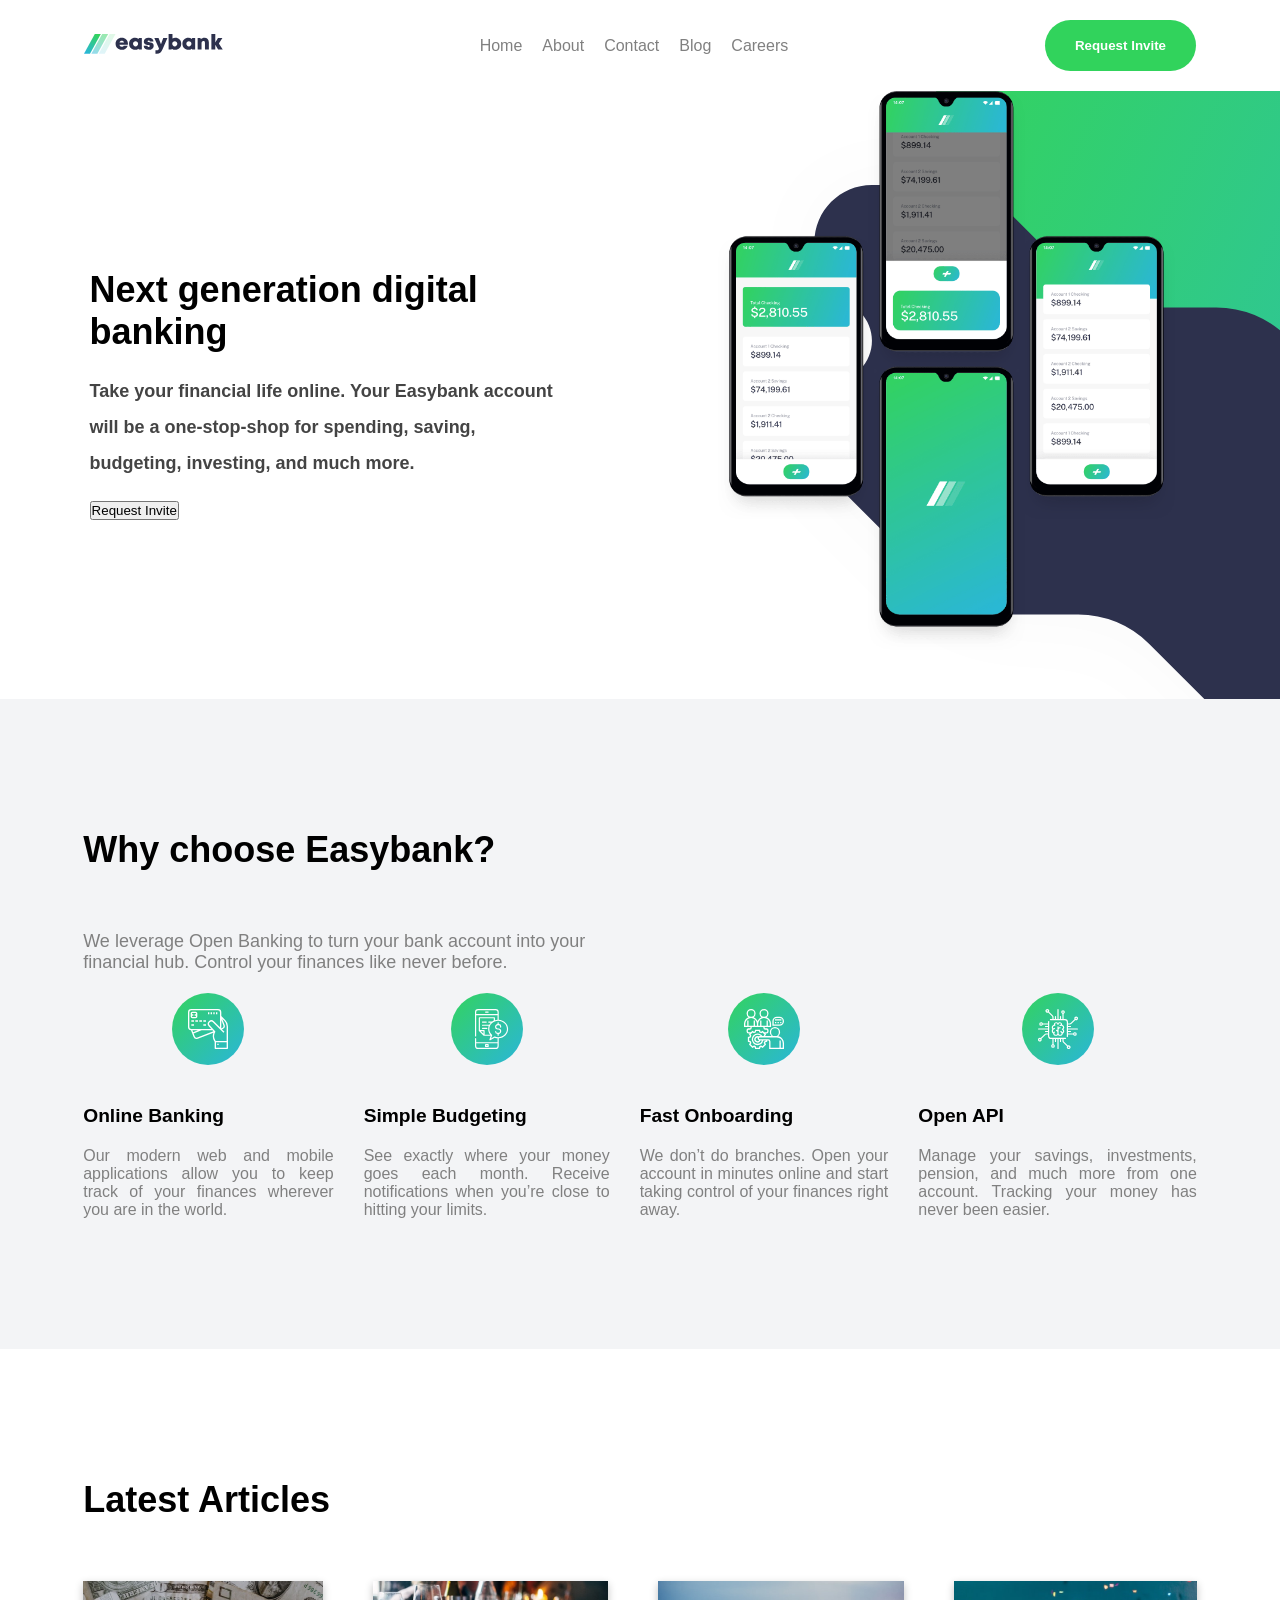
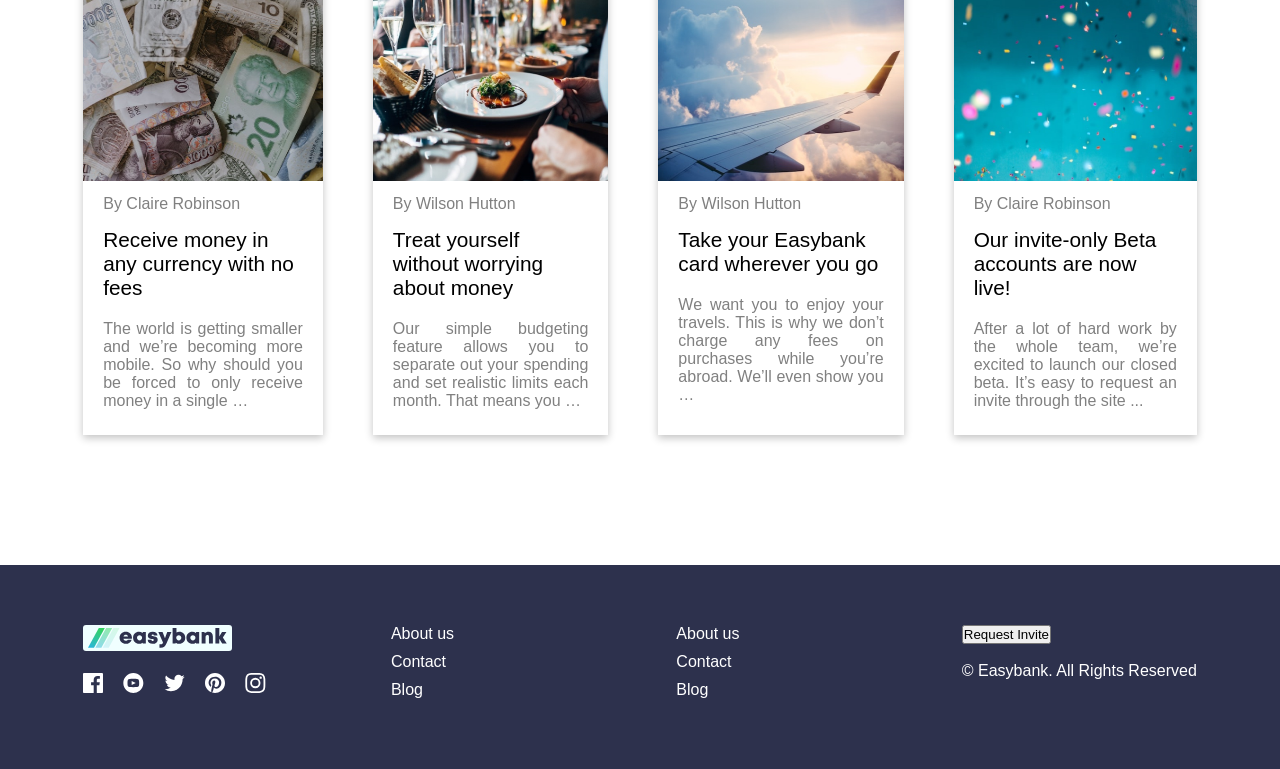
<file: Daily-Task-8/Easybank-landing-page-frontend-mentor/index.html>
<!DOCTYPE html>
<html lang="en">
<head>
    <meta charset="UTF-8">
    <meta name="viewport" content="width=device-width, initial-scale=1.0">
    <title>Easybank landing page Frontend Mentor</title>
    <link rel="stylesheet" href="style.css">
    <link rel="shortcut icon" href="./assets/images/favicon-32x32.png" type="image/x-icon">

    <!-- google fonts -- Public Sans -->
    <link rel="preconnect" href="https://fonts.googleapis.com">
    <link rel="preconnect" href="https://fonts.gstatic.com" crossorigin>
    <link href="https://fonts.googleapis.com/css2?family=Inter:ital,opsz,wght@0,14..32,100..900;1,14..32,100..900&family=Playfair+Display:ital,wght@0,400..900;1,400..900&family=Plus+Jakarta+Sans:ital,wght@0,200..800;1,200..800&family=Poppins:ital,wght@0,100;0,200;0,300;0,400;0,500;0,600;0,700;0,800;0,900;1,100;1,200;1,300;1,400;1,500;1,600;1,700;1,800;1,900&family=Public+Sans:ital,wght@0,100..900;1,100..900&display=swap" rel="stylesheet">
</head>
<body>

    <header id="header">
        <div class="header-container">
            <div class="logo"><img class="logo" src="./assets/images/logo.svg" alt=""></div>
            <ul class="menu-items">
                <li>Home</li>
                <li> About</li>
                <li>Contact</li>
                <li>Blog</li>
                <li>Careers</li>
            </ul>
            <img class="header-menu-icon" src="./assets/images/icons8-menu-50.png" alt="">
            <button class="header-button">Request Invite</button>
        </div>
    </header>

    <section id="hero">
        <div class="hero-container">
            <div class="hero-left">
                <h1 class="hero-title">Next generation digital banking</h1>
                <p class="hero-description">Take your financial life online. Your Easybank account will be a one-stop-shop 
                    for spending, saving, budgeting, investing, and much more.</p>
                <button class="hero-button">Request Invite</button>
            </div>
            <div class="hero-right">
                <img class="hero-img" src="./assets/images/image-mockups.png" alt="">
            </div>
        </div>
    </section>

    <section id="why-area">
        <div class="why-container">
            <h1 class="why-title">Why choose Easybank?</h1>
            <p class="why-details"> We leverage Open Banking to turn your bank account into your financial hub. Control 
                your finances like never before.</p>
            <div class="why-card-container">
                <div class="why-card">
                    <img class="why-card-img" src="./assets/images/icon-online.svg" alt="">
                    <h2 class="why-card-title"> Online Banking</h2>
                    <p class="why-card-details">Our modern web and mobile applications allow you to keep track of your finances 
                        wherever you are in the world.</p>
                </div>
                <div class="why-card">
                    <img class="why-card-img" src="./assets/images/icon-budgeting.svg" alt="">
                    <h2 class="why-card-title">Simple Budgeting</h2>
                    <p class="why-card-details">See exactly where your money goes each month. Receive notifications when you’re 
                        close to hitting your limits.</p>
                </div>
                <div class="why-card">
                    <img class="why-card-img" src="./assets/images/icon-onboarding.svg" alt="">
                    <h2 class="why-card-title"> Fast Onboarding</h2>
                    <p class="why-card-details">We don’t do branches. Open your account in minutes online and start taking control 
                        of your finances right away.</p>
                </div>
                <div class="why-card">
                    <img class="why-card-img" src="./assets/images/icon-api.svg" alt="">
                    <h2 class="why-card-title">Open API</h2>
                    <p class="why-card-details">Manage your savings, investments, pension, and much more from one account. Tracking 
                        your money has never been easier.
                      </p>
                </div>
            </div>
        </div>
    </section>


    <section id="Latest-Articles-area">
        <div class="Latest-Articles-container">
            <h1 class="Latest-Articles-title">Latest Articles</h1>
            <div class="Latest-Articles-card-container">
                <div class="Latest-Articles-card">
                    <img class="Latest-Articles-card-img" src="./assets/images/image-currency.jpg" alt="">
                    <h6 class="Latest-Articles-card-sub-title"> By Claire Robinson</h6>
                    <h1 class="Latest-Articles-card-title">Receive money in any currency with no fees</h1>
                    <p class="Latest-Articles-card-details">
                        The world is getting smaller and we’re becoming more mobile. So why should you be 
                        forced to only receive money in a single …</p>
                </div>
                <div class="Latest-Articles-card">
                    <img class="Latest-Articles-card-img" src="./assets/images/image-restaurant.jpg" alt="">
                    <h6 class="Latest-Articles-card-sub-title">By Wilson Hutton</h6>
                    <h1 class="Latest-Articles-card-title">Treat yourself without worrying about money</h1>
                    <p class="Latest-Articles-card-details">
                        Our simple budgeting feature allows you to separate out your spending and set 
                        realistic limits each month. That means you …</p>
                </div>
                <div class="Latest-Articles-card">
                    <img class="Latest-Articles-card-img" src="./assets/images/image-plane.jpg" alt="">
                    <h6 class="Latest-Articles-card-sub-title"> By Wilson Hutton</h6>
                    <h1 class="Latest-Articles-card-title">Take your Easybank card wherever you go</h1>
                    <p class="Latest-Articles-card-details">
                        We want you to enjoy your travels. This is why we don’t charge any fees on purchases 
                        while you’re abroad. We’ll even show you …</p>
                </div>
                <div class="Latest-Articles-card">
                    <img class="Latest-Articles-card-img" src="./assets/images/image-confetti.jpg" alt="">
                    <h6 class="Latest-Articles-card-sub-title">By Claire Robinson</h6>
                    <h1 class="Latest-Articles-card-title">Our invite-only Beta accounts are now live!</h1>
                    <p class="Latest-Articles-card-details">
                        After a lot of hard work by the whole team, we’re excited to launch our closed beta. 
                        It’s easy to request an invite through the site ...
                      </p>
                </div>
            </div>
        </div>
    </section>

    <section id="footer-area">
        <div class="footer-container">
            <div class="ft-card-1">
                <img class="footer-logo" src="./assets/images/logo.svg" alt=""> <br><br>
                <div class="footer-social-logo">
                    <img src="./assets/images/icon-facebook.svg" alt="">
                    <img src="./assets/images/icon-youtube.svg" alt="">
                    <img src="./assets/images/icon-twitter.svg" alt="">
                    <img src="./assets/images/icon-pinterest.svg" alt="">
                    <img src="./assets/images/icon-instagram.svg" alt="">
                </div>
            </div>
            <div class="card-2">
                <div class="footer-menu">About us</div>
                <div class="footer-menu">Contact</div>
                <div class="footer-menu">Blog</div>
            </div>
            <div class="card-3">
                <div class="footer-menu">About us</div>
                <div class="footer-menu">Contact</div>
                <div class="footer-menu">Blog</div>
            </div>
            <div class="card-4">
                <button class="hero-button">Request Invite</button> <br><br>
                <div class="all-right"> © Easybank. All Rights Reserved</div>
            </div>
        </div>
    </section>
    
</body>
</html>
</file>
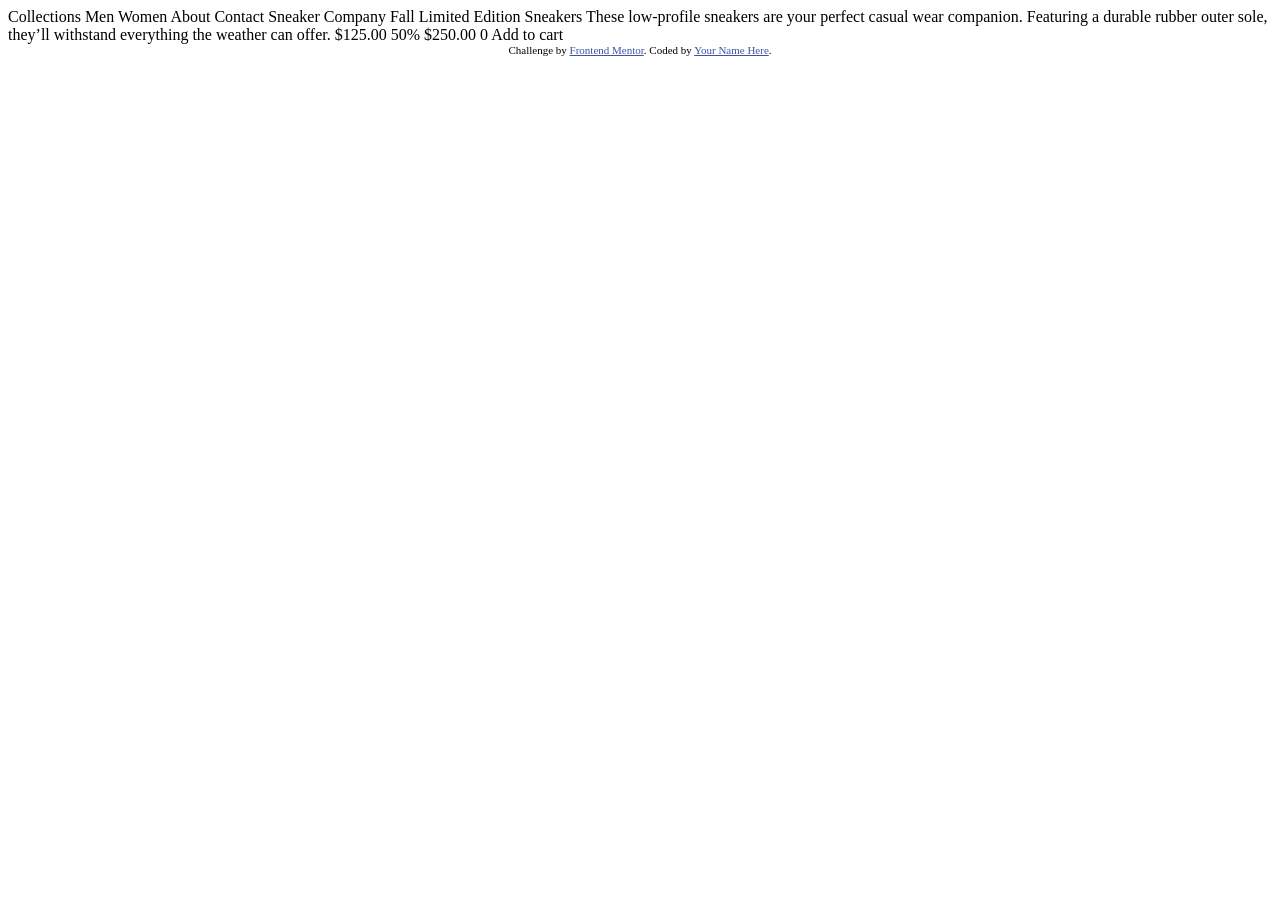
<file: Daily-Task-6/E-commerce-product-page-Frontend-Mentor/assets/index.html>
<!DOCTYPE html>
<html lang="en">
<head>
  <meta charset="UTF-8">
  <meta name="viewport" content="width=device-width, initial-scale=1.0"> <!-- displays site properly based on user's device -->

  <link rel="icon" type="image/png" sizes="32x32" href="./images/favicon-32x32.png">
  
  <title>Frontend Mentor | E-commerce product page</title>

  <!-- Feel free to remove these styles or customise in your own stylesheet 👍 -->
  <style>
    .attribution { font-size: 11px; text-align: center; }
    .attribution a { color: hsl(228, 45%, 44%); }
  </style>
</head>
<body>

  Collections
  Men
  Women
  About
  Contact

  Sneaker Company

  Fall Limited Edition Sneakers

  These low-profile sneakers are your perfect casual wear companion. Featuring a 
  durable rubber outer sole, they’ll withstand everything the weather can offer.

  $125.00
  50%
  $250.00

  0
  Add to cart
  
  <div class="attribution">
    Challenge by <a href="https://www.frontendmentor.io?ref=challenge" target="_blank">Frontend Mentor</a>. 
    Coded by <a href="#">Your Name Here</a>.
  </div>
</body>
</html>
</file>
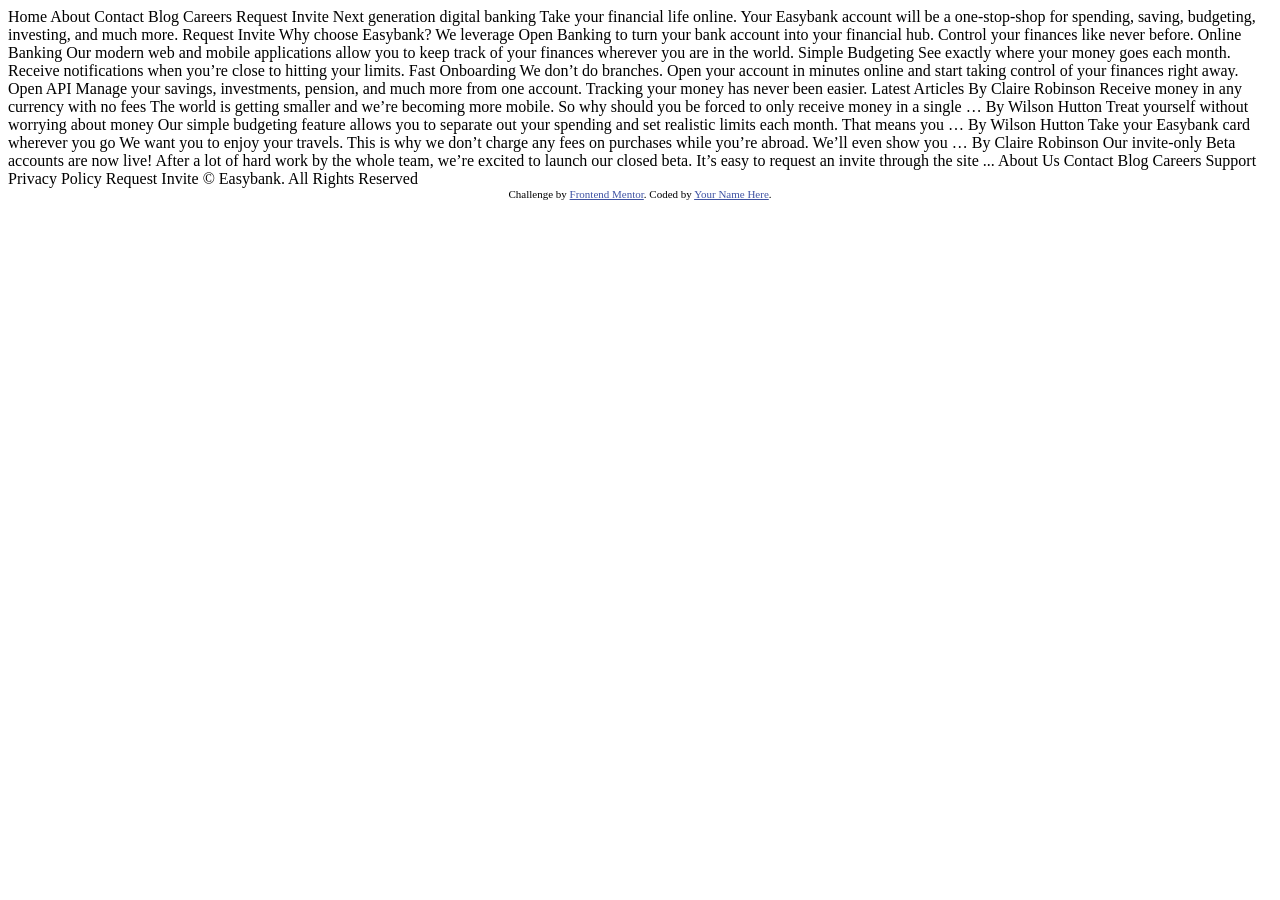
<file: Daily-Task-8/Easybank-landing-page-frontend-mentor/assets/index.html>
<!DOCTYPE html>
<html lang="en">
<head>
  <meta charset="UTF-8">
  <meta name="viewport" content="width=device-width, initial-scale=1.0"> <!-- displays site properly based on user's device -->

  <link rel="icon" type="image/png" sizes="32x32" href="./images/favicon-32x32.png">
  
  <title>Frontend Mentor | Easybank landing page</title>

  <!-- Feel free to remove these styles or customise in your own stylesheet 👍 -->
  <style>
    .attribution { font-size: 11px; text-align: center; }
    .attribution a { color: hsl(228, 45%, 44%); }
  </style>
</head>
<body>

  Home
  About
  Contact
  Blog
  Careers

  Request Invite



  Next generation digital banking

  Take your financial life online. Your Easybank account will be a one-stop-shop 
  for spending, saving, budgeting, investing, and much more.

  Request Invite



  Why choose Easybank?

  We leverage Open Banking to turn your bank account into your financial hub. Control 
  your finances like never before.

  Online Banking
  Our modern web and mobile applications allow you to keep track of your finances 
  wherever you are in the world.

  Simple Budgeting
  See exactly where your money goes each month. Receive notifications when you’re 
  close to hitting your limits.

  Fast Onboarding
  We don’t do branches. Open your account in minutes online and start taking control 
  of your finances right away.

  Open API
  Manage your savings, investments, pension, and much more from one account. Tracking 
  your money has never been easier.

  

  Latest Articles

  By Claire Robinson
  Receive money in any currency with no fees
  The world is getting smaller and we’re becoming more mobile. So why should you be 
  forced to only receive money in a single …

  By Wilson Hutton
  Treat yourself without worrying about money
  Our simple budgeting feature allows you to separate out your spending and set 
  realistic limits each month. That means you …

  By Wilson Hutton
  Take your Easybank card wherever you go
  We want you to enjoy your travels. This is why we don’t charge any fees on purchases 
  while you’re abroad. We’ll even show you …

  By Claire Robinson
  Our invite-only Beta accounts are now live!
  After a lot of hard work by the whole team, we’re excited to launch our closed beta. 
  It’s easy to request an invite through the site ...

  

  About Us
  Contact
  Blog
  Careers
  Support
  Privacy Policy

  Request Invite

  © Easybank. All Rights Reserved
  
  <div class="attribution">
    Challenge by <a href="https://www.frontendmentor.io?ref=challenge" target="_blank">Frontend Mentor</a>. 
    Coded by <a href="#">Your Name Here</a>.
  </div>
</body>
</html>
</file>
<file: Daily-Task-2/style.css>
/* *~{
    box-sizing: border-box;
} */


#full-body{
    margin: 0 auto;
}
#header{
    /* width: 1440px; */
    margin: 0 180px;
    z-index: 200;
    position: sticky;
    background-color: white;
}
.nav-menu{
    display: flex;
    flex-wrap: nowrap;
    align-items: center;
    justify-content: space-between;
    /* width: 1400px; */
}
.main-logo{
    width: 200px;
}
/* .menu{
    
} */
.menu-list{
    display: flex;
    list-style-type: none;
    width: fit-content;
    float: right;
    cursor: pointer;
}
.menu-items{
    padding: 0 20px ;
    cursor: pointer;
}
.search-icon{
    width: 20px;
    color: black;
}


#hero{
    position: relative;
    background-color: #F9F8F9;
}
.hero-main{
    /* width: 1440px; */
    padding: 170px 0px 45px 200px;
}
/* .hero-rel{
} */
.hero-title{
    width: 700px;
    font-size: 86px;
    font-weight: 700;
    font-family: "Playfair Display", serif;
    color: #094B72;
}
.hero-about{
    padding: 40px 0;
    width: 578px;
    left: 2px;
    font-size: 24px;
    font-weight: 350;
    line-height: 38px;
    letter-spacing: .5px;
    font-family: "Playfair Display", serif;
    color: #4F4F4F;
}
.button-getstarted{
    width: 190px;
    height: 80px;
    border: 0;
    border-radius: 8px;
    left: 35px;
    font-family:  "Playfair Display", serif;
    font-size: 16px;
    font-weight: 600;
    line-height: 22px;
    color: #F9F8F9;
    background-color: #094B72;
}
.trusted-company{
    width: 540px;
    margin: 78px 0 40px 0;
    font-family:  "Playfair Display", serif;
    font-size: 18px;
    font-weight: 400;
    line-height: 22px;
    color: #8B8C8C;
}
.trusted-company-logo{
    top: 99px;
}
.hero-image{
    position: absolute;
    top: -40px;
    width: 550px;
    height: 950px;
    left: 740px;
    background-color: transparent;
}


#section-why{
    /* width: 1440px; */
    background-color: #F2FCFF;
    z-index: 100;
}
.our-feature{
    /* width: 1400px; */
    display: flex;
    flex-wrap: nowrap;
}
.why-card{
    margin: 200px 100px 200px 200px;
    /* margin-top: 200px; */
    width: 420px;
    /* background-color: #000; */
}
.why-title{
    font-size: 50px;
    line-height: 60px;
    letter-spacing: 0.32px;
    font-family: "playfair display", sans-serif;
    font-weight: 700;
    color: #2D2F3D;
}
.why-about{
    padding: 30px 0;
    font-size: 20px;
    line-height: 30px;
    font-family: "poppins", sans-serif;
    font-weight: 400;
    color: hsl(180, 0%, 55%);
}
.why-card-main{
    margin: auto 0;
    width: 600px;
    height: fit-content;
    display: flex;
    flex-wrap: wrap;
}
.card-1, .card-2, .card-3, .card-4{
    width: 230px;
    height: 210px;
    padding: 15px;
    margin: 15px;
    background-color: white;
    z-index: 90;
}
.circle-image{
    width: 40px;
}
.card-1-title{
    padding: 10px 0;
    font-size: 22px;
    line-height: 22px;
    letter-spacing: 0.5px;
    font-family: "playfair display", sans-serif;
    font-weight: 700;
    color: #363940;
}
.card-1-about{
    text-align: justify;
    font-size: 14px;
    line-height: 24px;
    letter-spacing: 0.3px;
    font-family: "playfair display", sans-serif;
    font-weight: 400;
    color: #8B8C8C;
}


#achivement{
    /* width: 1440px; */
    height: 350px;
    background-image: url(./assets/BG.png);
}
.count-main{
    margin: 0 auto;
    padding: 50px 0;
}
.count-title{
    width: 750px;
    margin: 0 auto;
    text-align: center;
    font-size: 48px;
    line-height: 64px;
    letter-spacing: 0.5%;
    font-family: "playfair display", sans-serif;
    font-weight: 900;
    color: #FFFFFF;
}
.count-sub-title{
    width: 750px;
    padding: 10px 0;
    margin: 0 auto;
    text-align: center;
    font-size: 18px;
    line-height: 32px;
    letter-spacing: 0.5px;
    font-family: "poppins", sans-serif;
    font-weight: 300;
    color: #FFFFFF;
}
.main-counts{
    width: 850px;
    margin: 0 auto;
    display: flex;
    flex-wrap: nowrap;
    padding: 30px 0 0 0;
}
.c-1, .c-2{
    width: 33.33%;
    text-align: center;
    color: white;
    border-color: white;
    border: 0;
    border-right: 1px;
    border-style: solid;
}
.c-3{
    width: 33.33%;
    text-align: center;
    color: white;
}
.c-1-title{
    font-size: 48px;
    line-height: 64px;
    letter-spacing: 0.5px;
    font-family: "poppins", sans-serif;
    font-weight: 800;
    color: white;
}
.c-1-about{
    font-size: 18px;
    line-height:32px;
    letter-spacing: 0.3px;
    font-family: "poppins", sans-serif;
    font-weight: 300;
    color: white;
}


#testimonial{
    background-color: #F4FBFF;
    margin: 0 auto;
    padding-bottom: 80px;
}
.testimonial-title{
    text-align: center;
    padding: 50px 0 30px 0;
    color: black;
    font-size: 48px;
    line-height: 64px
    letter-spacing: 0.5px;
    font-family: "playfair display", sans-serif;
    font-weight: 800;
}

.testimonial-cards{
    width: 1100px;
    margin: 0 auto;
    display: flex;
    flex-wrap: nowrap;
    justify-content: center;
    align-items: center;
    gap: 60px;
}
.t-card-1{
    width: 50%;
    height: 230px;
    text-align: center;
    padding: 40px;
    background-color: #FFFFFF;
    border-radius: 5px;
}
.t-card-1-title{
    color: #151617;
    padding-bottom: 20px;
    font-size: 18px;
    line-height:28px;
    letter-spacing: 0px;
    font-family: "poppins", sans-serif;
    font-weight: 700;
}
.t-card-1-about{
    color: #4F4F4F;
    font-size: 14px;
    line-height:24px;
    letter-spacing: 0.5px;
    font-family: "poppins", sans-serif;
    font-weight: 300;
}
.Client-detail{
    margin: 10px auto;
    display: flex;
    align-items: center;
    justify-content: center;
}
.Client-image{
    width: 50px;
    padding: 10px 10px;
}
.client-name{
    color: black;
    font-size: 18px;
    font-weight: 700;
}
.client-position{
    color: #8B8C8C;
    font-size: 14px;
    font-weight: 400;
}


#questions{
    background-color: white;
    position: relative;
}
.ques-main{
    width: 1100px;
    margin: auto;
}
.ques-title{
    color: black;
    padding: 35px 0 20px 0;
    font-size: 48px;
    font-weight: 700;
    letter-spacing: .5px;
}
.ques-about{
    color: #8B8C8C;
    font-size: 24px;
    font-weight: 300px;
    line-height: 36px;
    letter-spacing: .5px;
    padding: 10px 400px 10px 0;
}
.call-button{
    padding: 15px 25px;
    margin: 20px 0;
    background-color: #0F6E8C;
    border: 0;
    border-radius: 7px;
}
.call-icon{
    width: 17px;
    color: white;
    padding-right: 5px;
}
.call-txt{
    color: white;
    font-size: 22px;
    font-weight: 450;
}
.ques-image{
    /* width: ; */
    height: 333px;
    border-radius: 7px;
    position: absolute;
    top: 0;
    right: 0;
}


#footer{
    color: white;
    background-color: #0F6E8C;
}
.footer-main{
    margin: 0px auto;
    padding: 50px 0;
    display: flex;
    flex-wrap: nowrap;
    width: 1150px;
}
.footer-1{
    width: 40%;
}
.footer-2, .footer-3, .footer-4{
    width: 20%;
}
.footer-list{
    list-style-type: none;
}
.footer-list-title{
    list-style-type: none;
    font-size: 18px;
    /* font-weight: ; */
    padding: 0 0 15px 0;
    cursor: pointer;
}
.footer-list-items{
    list-style-type: none;
    font-size: 14px;
    /* font-weight: ; */
    padding: 6px 0;
    cursor: pointer;
}
.sub-footer{
    /* width: 1200px; */
    margin: 0 auto;
    padding: 30px 0;
    background-color: #094B72;
}
.sub-footer-image{
    width: 20px;
    padding: 0 5px;
    cursor: pointer;
}
.sub-footer-icons{
    width: 1200px;
    margin: 0 auto;
    display: flex;
    align-items: end;
    justify-content: end;
}
</file>
<file: Daily-Task-3/style.css>
@font-face {
    font-family: "Li Shohid Abu Sayed Unicode";
    src: url(./fonts-bangla/LiShohidAbuSayedUnicode.woff);
    src: url(./fonts-bangla/LiShohidAbuSayedUnicode.woff2);
}
@font-face {
    font-family: "Li Shohid Tahmid Tamin Unicode";
    src: url(./fonts-bangla/LiShohidTahmidTaminUnicode.woff);
    src: url(./fonts-bangla/LiShohidTahmidTaminUnicode.woff2);
}






.main-body{
    margin: auto;
}

.header-title{
    font-size: 38px; 
    line-height: 48px; 
    letter-spacing: 0.5px; 
    font-family: "Li Shohid Abu Sayed Unicode", sans-serif; 
    font-weight: 800; 
    color: black;
    margin: 20px 70px;
}
.nav-menu{

}
.nav-list{
    display: flex;
    flex-wrap: nowrap;
    list-style-type: none;
    margin: 0 30px;
    padding: 10px 30px;
    border-top: 1px solid black;
    border-bottom: 2px solid black;
    border-color: rgb(76, 69, 69);
    font-family: 'Li Shohid Tahmid Tamin Unicode', Courier, monospace;
}
.nav-list>li>a{
    color: black;
    padding: 0px 10px;
    text-decoration: none;
}


.hero-news{
    width: 1200px;
    box-sizing: border-box;
    display: flex;
    flex-wrap: wrap;
    margin: 40px auto;
    justify-content: center;
    align-items: center;
    gap: 20px;
}
.hero-news-cards{
    width: 330px;
    background-color: rgb(227, 227, 227);
    padding: 20px 20px;
    border-radius: 10px;
}
.card-image{
    width: 330px;
    margin: 0 auto;
    /* height: 200px; */
    /* overflow: hidden; */
    border-radius: 10px;
}
.card-title{
    padding: 10px 0;
    font-size: 28px;
    text-align: justify;
    line-height: 32px;
    letter-spacing: 0.5px;
    font-family: "Li Shohid Tahmid Tamin Unicode", sans-serif;
    font-weight: 700;
    color: black;
}
 .cart-about{
    text-align: justify;
    font-size: 16px;
    line-height: 24px;
    letter-spacing: 0.3px;
    font-family: "Li Shohid Abu Sayed Unicode", sans-serif;
    font-weight: 400;
    overflow: hidden;
 }
</file>
<file: Daily-Task-5/Cafe-Street-E-Commerce-Landing-Page/style.css>
/* fonts for */
*{
    font-family: "Poppins", sans-serif;
}
*{
    margin: 0;
    padding: 0;
    box-sizing: border-box;
}

#header{
    margin: 0 auto;
    background: #f6ebda7f;
    position: fixed;
    top: 0;
    width: 100%;
    z-index: 1000;
    /* display: block; */
}
.header-area{
    /* width: 1440px; */
    max-width: 1200px;
    min-width: 700px;
    box-sizing: border-box;
    margin: 0 auto;
    padding: 10px 0;
    display: flex;
    justify-content: space-between;
    align-items: center;
    z-index: 1000;
    /* overflow-wrap: normal; */
}
.menu-item> ul{
    display: flex;
    list-style-type: none;
    color: black;
}
.menu-item> ul > li >a{
    padding: 0 20px;
    color: black;
    text-decoration: none;
}
.menu-item> ul > li :hover {
    color: #ff7b00;
    transition-duration: .4s;
}
.search-bar{
    display: flex;
    flex-wrap: nowrap;
    align-items: center;
    justify-content: flex-end;
}
.search-area{
    background-color: white;
    border-radius: 150px;
    padding: 0 15px;
    margin-right: 15px;
    display: flex;
    flex-wrap: nowrap;
    align-items: center;
    justify-content: center;
}
.search-input{
    /* width: 100%; */
    color: #2F2105;
    background: transparent;
    border: none;
    padding: 10px;
    border: none;
    border-radius: 5px;
    outline: none;
}


#hero{
    /* background-image: url('hero-bg.jpg'); */
    background-color: #f6ebda;
    background-size: 100%;
    height: 900px;
    display: flex;
    justify-content: space-between;
    /* align-items: center; */
    position: relative;
    max-width: 1550px;
    margin: 0 auto;
    z-index: -1;
    top: 0;
}
.hero-bac-tr{
    position: absolute;
    top: 0;
    right: 0;
    width: fit-content;
    z-index: -1;
}
.hero-bac-bl{
    position: absolute;
    bottom: 0;
    left: 0;
    width: fit-content;
    z-index: -1;
}
.hero-container{
    max-width: 1200px;
    min-width: 700px;
    box-sizing: border-box;
    margin: 0 auto;
    margin-top: 150px;
    padding: 20px;
    display: flex;
    flex-wrap: wrap;
    justify-content: space-between;
    /* align-items: center; */
    gap: 30px;
}

.hero-image-side{
    flex: 45%;
}
.hero-image{
    width: 100%;
}
.hero-description-side{
    flex: 45%;
}
.hero-title{
    font-size: 48px;
    font-family: 'poppins' ,sans-serif;
    font-weight: 600;
    line-height: normal;
}
.hero-description{
    color: gray;
    max-width: 400px;
    min-width: 300px;
    font-size: 18px;
    font-family: 'poppins' ,sans-serif;
    font-weight: 400;
    line-height: normal;
}
.hero-button-container{
    display: flex;
    gap: 20px;
    flex-wrap: nowrap;
}
.hero-button{
    padding: 15px 30px;
    background-color: #2f2105;
    color: white;
    border: none;
    font-size: 14px;
    font-weight: 600;
    font-family: 'poppins' ,sans-serif;
    border-radius: 33px;
    cursor: pointer;
    display: flex;
    flex-wrap: nowrap;
    justify-content: center;
    align-items: center;
    gap: 10px;
}
.hero-button-2{
    padding: 15px 30px;
    /* background-color: #2f2105; */
    color: #ffab02;
    background: transparent;
    font-size: 14px;
    border: none;
    font-weight: 700;
    font-family: 'poppins' ,sans-serif;
    /* border-radius: 33px; */
    cursor: pointer;
    /* display: flex; */
    /* flex-wrap: nowrap; */
    /* justify-content: center; */
    /* align-items: center; */
    /* gap: 10px; */
}
/* .button-cart-icon{

} */


#popular-now{
    position: absolute;
    width: 100%;
    /* top: -400px; */
    bottom: -250px;
}
.card-background-container{
    max-width: 1270px;
    min-width: 700px;
    margin: 0 auto;
}
.card-background-image{
    max-width: 1270px;
    min-width: 700px;
    position: absolute;
    bottom: 0;
    z-index: -1;
    margin: 0 auto;
}
.popular-now-container{
    max-width: 1200px;
    min-width: 700px;
    box-sizing: border-box;
    margin: 0px auto;
    padding: 90px 0;
    /* position: relative; */
}
.popular-now-title{
    font-size: 32px;
    font-family: 'poppins' ,sans-serif;
    font-weight: 600;
    line-height: normal;
    color: black;
}
.card-container{
    display: flex;
    flex-wrap: nowrap;
    margin: 0 auto;
    gap: 20px;
}
.card{
    flex: 100%;
    border: 7px solid #ff922b38;
    border-radius: 8px;
    /* flex-basis: 1; */
    padding: 15px;
    background-color: white;
    position: relative;
}
.card-image{
    width: 100%;
    border-radius: 8px;
}
.image-reating{
    padding: 2px 10px;
    border: 7px solid rgba(255, 255, 255, 0.215);
    background-color: white;
    border-radius: 15px;
    position: absolute;
    top: 5%;
    left: 5%;
}
.card-title-reaction{
    display: flex;
    flex-wrap: nowrap;
    justify-content: space-between;
    align-items: center;
    gap: 10px;
}
.card-title{
    font-size: 24px;
    font-family: 'poppins' ,sans-serif;
    font-weight: 600;
    line-height: normal;
    letter-spacing: 3%;
    color: #2F2105;
}
.card-reaction{
    letter-spacing: 3%;
    color: #2F2105;
    font-size: 24px;
    font-family: 'poppins' ,sans-serif;
    font-weight: 700;
    line-height: normal;
}
.card-bottom{
    display: flex;
    flex-wrap: nowrap;
    justify-content: space-between;
    align-items: center;
    gap: 10px;
}
.card-hot-cold{
    display: flex;
    flex-wrap: nowrap;
    align-items: center;
    gap: 10px;
}
.button-hot{
    padding: 5px 10px;
    color: #FF902B;
    border: none;
    font-size: 16px;
    font-weight: 600;
    font-family: 'poppins' ,sans-serif;
    border-radius: 10px;
    cursor: pointer;
}
.button-cold{
    opacity: 70%;
    padding: 5px 10px;
    color: #FF902B;
    border: none;
    font-size: 16px;
    font-weight: 600;
    font-family: 'poppins' ,sans-serif;
    border-radius: 10px;
    cursor: pointer;
}
.card-cart{
    width: 37px;
}
</file>
<file: Daily-Task-6/E-commerce-product-page-Frontend-Mentor/style.css>
*{
    font-family: sans-serif;
}
*{
    margin: 0;
    padding: 0;
    box-sizing: border-box;
}

@media (min-width: 300px) {
    #header-area{
        width: 100%;
        margin: 0 auto;
        padding-bottom: 10px;
        border-bottom: 1px solid rgba(0, 0, 0, 0.374);
    }
    .navbar{
        display: flex;
        flex-wrap: nowrap;
        justify-content: space-between;
        align-items: center;
        list-style-type: none;
    }
    .navbar-brand{
        font-size: 40px;
        font-weight: 900;
        color: #333;
        font-family: 'Segoe UI', Tahoma, Geneva, Verdana, sans-serif;
        cursor: pointer;
        background-color: transparent;
        &:hover{
            color: #007bff;
        }
    }
     .nav-links{
        display: none;
        flex-wrap: nowrap;
        list-style-type: none;
    }
    .nav-links> li>a{
        color: #767676;
        text-decoration: none;
        padding: 15px 10px;
    }
    .nav-links> li>a:hover{
        color: #007bff;
        transition-duration: .3s;
    }
    .menu{

    }
    .cart{
        display: flex;
        align-items: center;
        justify-content: center;
    }
    .icon-cart{
        margin-right: 20px;
        size: 30px;
    }
    .avater{
        width: 30px;
        height: 30px;
        border-radius: 50%;
        overflow: hidden;
    }
    
    
    
    #hero-area{
        width: 100%;
        margin: 0 auto;
        padding: 0;
    }
    .hero-content{
        display: block;
        /* flex-wrap: nowrap; */
        /* justify-content: space-evenly; */
        /* align-items: center; */
        /* gap: 100px; */
    }
    .image-section{
        /* flex: 50%; */
    }
    .main-image{
        width: 100%;
    }
    .product-image-bar{
        display: none;
        flex-wrap: nowrap;
        justify-content: space-between;
        align-items: center;
        /* margin-bottom: 20px; */
        gap: 3%;
    }
    img{
        /* border-radius: 15px; */
    }
    .product-img-bar{
       /* width: 100%; */
       /* margin-top: 20px; */
       /* border-radius: 15px; */
    }
    
    .description-section{
        /* flex: 45%; */
        margin: 20px 20px;
    }
    .product-subtitle{
        font-size: 15px;
        color: #333;
        /* font-weight: 700; */
        /* margin-bottom: 10px; */
    }
    .product-title{
        font-size: 30px;
        color: #000;
        font-weight: 700;
        font-family: sans-serif;
        line-height: 1.2;
    }
    .product-description{
        font-size: 18px;
        color: #666;
        line-height: 1.6;
    }
    .product-price{
        font-size: 22px;
        color: #000;
        font-weight: 700;
        margin-top: 20px;
        font-family: sans-serif;
    }
    .offer{
        margin: 0 20px;
        font-size: 20px;
        text-align: center;
        color: aliceblue;
        background-color: black;
        padding: 6px 12px;
        font-family: sans-serif;
        border-radius: 10px;
    }
    .del{
        color: #666;
        font-size: 18px;
        display: block;
    }
    .add-to-cart-number{
        font-size: 20px;
        font-weight: 400;
        background-color: rgba(128, 128, 128, 0.474);
        padding: 15px 5px;
        border-radius: 15px;
        color: #000;
        display: inline-block;
        margin: 40px 0;
        cursor: pointer;
        border-style: ;
    }
    .number-item{
        padding: 0 10px;
    }
    .orange{
        color: orangered;
    }
    .add-to-cart-btn{
        padding: 15px 20px;
        font-size: 20px;
        background-color: orangered;
        color: #000;
        border: none;
        cursor: pointer;
        border-radius: 15px;
        margin-left: 10px;
    }
}



@media  (min-width: 768px) {
    #header-area{
        max-width: 1080px;
        min-width: 800px;
        margin: 0 auto;
        padding-bottom: 10px;
        border-bottom: 1px solid rgba(0, 0, 0, 0.374);
    }
    .navbar{
        display: flex;
        flex-wrap: nowrap;
        justify-content: space-between;
        align-items: center;
        list-style-type: none;
    }
    .navbar-brand{
        font-size: 40px;
        font-weight: 900;
        color: #333;
        font-family: 'Segoe UI', Tahoma, Geneva, Verdana, sans-serif;
        cursor: pointer;
        background-color: transparent;
        &:hover{
            color: #007bff;
        }
    }
     .nav-links{
        display: flex;
        flex-wrap: nowrap;
        list-style-type: none;
    }
    .nav-links> li>a{
        color: #767676;
        text-decoration: none;
        padding: 15px 10px;
    }
    .nav-links> li>a:hover{
        color: #007bff;
        transition-duration: .3s;
    }
    .cart{
        display: flex;
        align-items: center;
        justify-content: center;
    }
    .icon-cart{
        margin-right: 20px;
        size: 30px;
    }
    .avater{
        width: 30px;
        height: 30px;
        border-radius: 50%;
        overflow: hidden;
    }
    
    
    
    #hero-area{
        max-width: 1080px;
        min-width: 800px;
        margin: 0 auto;
        padding: 75px 0;
    }
    .hero-content{
        display: flex;
        flex-wrap: nowrap;
        /* justify-content: space-evenly; */
        align-items: center;
        gap: 100px;
    }
    .image-section{
        flex: 50%;
    }
    .main-image{
        width: 100%;
    }
    .product-image-bar{
        display: flex;
        flex-wrap: nowrap;
        justify-content: space-between;
        align-items: center;
        /* margin-bottom: 20px; */
        gap: 3%;
    }
    img{
        border-radius: 15px;
    }
    .product-img-bar{
       width: 22%;
       margin-top: 20px;
       border-radius: 15px;
    }
    
    .description-section{
        flex: 45%;
    }
    .product-subtitle{
        font-size: 20px;
        color: #333;
        /* font-weight: 700; */
        /* margin-bottom: 10px; */
    }
    .product-title{
        font-size: 50px;
        color: #000;
        font-weight: 700;
        font-family: sans-serif;
        line-height: 1.2;
    }
    .product-description{
        font-size: 18px;
        color: #666;
        line-height: 1.6;
    }
    .product-price{
        font-size: 28px;
        color: #000;
        font-weight: 700;
        margin-top: 20px;
        font-family: sans-serif;
    }
    .offer{
        margin: 0 20px;
        font-size: 24px;
        text-align: center;
        color: aliceblue;
        background-color: black;
        padding: 7px 16px;
        font-family: sans-serif;
        border-radius: 10px;
    }
    .del{
        color: #666;
        font-size: 18px;
        display: block;
    }
    .add-to-cart-number{
        font-size: 20px;
        font-weight: 400;
        background-color: rgba(128, 128, 128, 0.474);
        padding: 15px 5px;
        border-radius: 15px;
        color: #000;
        display: inline-block;
        margin: 40px 0;
        cursor: pointer;
        border-style: ;
    }
    .number-item{
        padding: 0 20px;
    }
    .orange{
        color: orangered;
    }
    .add-to-cart-btn{
        padding: 15px 50px;
        font-size: 20px;
        background-color: orangered;
        color: #000;
        border: none;
        cursor: pointer;
        border-radius: 15px;
    }
}
</file>
<file: Daily-Task-7/EdTech-Landing-Page(Community)/style.css>
*{
    margin: 0;
    padding: 0;
    box-sizing: border-box;
    font-family: "Poppins", sans-serif;
}
body {
    background-color: #FEFEFE;
}

/* header from here */
#header{
    margin: 0 auto;
    background: rgba(255, 255, 255, 0.852);
    position: fixed;
    top: 0;
    width: 100%;
    z-index: 1000;
    /* display: block; */
}
.header-area{
    /* width: 1440px; */
    max-width: 1200px;
    min-width: 700px;
    box-sizing: border-box;
    margin: 0 auto;
    padding: 10px 0;
    display: flex;
    justify-content: space-between;
    align-items: center;
    z-index: 1000;
    /* overflow-wrap: normal; */
}
.menu-item> ul{
    display: flex;
    list-style-type: none;
    color: black;
}
.menu-item> ul > li >a{
    padding: 0 20px;
    color: black;
    text-decoration: none;
    font-family: "Poppins", sans-serif;
    font-size: 15px;
    font-weight: 500;
}
.menu-item> ul > li :hover {
    color: #ff7b00;
    transition-duration: .4s;
}
.header-button{
    display: flex;
    flex-wrap: nowrap;
    align-items: center;
    justify-content: flex-end;
}
.sign-in-button{
    border-radius: 10px;
    padding: 10px 29px;
    border: none;
    background: transparent;
    text-decoration: none;
    color: black;
}
.log-in-button{
    border-radius: 7px;
    padding: 10px 29px;
    background-color: aqua;
    border: none;
    text-decoration: none;
    color: #000000;
}



/* #hero{

} */
.hero-container{
    max-width: 1550px;
    min-width: 700px;
    /* width: 100%; */
    padding-top: 120px;
    margin: 0 auto;
    display: flex;
    flex-wrap: nowrap;
    justify-content: space-between;
    align-items: center;
    position: relative;
}
.hero-bg-top-middle{
    position: absolute;
    top: 15%;
    left: 50%;
}
.hero-bg-3{
    position: absolute;
    top: 7%;
    left: 0;
}
.hero-bg-r1{
    position: absolute;
    top: 18%;
    right: 0;
}
.hero-bg-r2{
    position: absolute;
    bottom: 20%;
    right: 0;
}
.hero-left{
    flex: 50%;
    position: relative;
}
.hero-right{
    flex: 50%;
}
.hero-left-container{
    width: 80%;
    float: right;
}
.hero-sub-title{
    font-family: 'poppons', sans-serif;
    font-size: 20px;
    color: #2f2b71;
    margin-bottom: 20px;
    font-weight: 500;
    letter-spacing: 10px;
}
.hero-title{
    font-family: 'poppins', sans-serif;
    font-size: 70px;
    color: #5f596e;
    /* margin-bottom: 20px; */
    font-weight: 700;
    /* letter-spacing: 23.5%; */
    line-height: 115.999%;
}
.hero-description{
    font-family: 'Poppins', sans-serif;
    font-size: 20px;
    color: black;
    /* margin-bottom: 30px; */
    font-weight: 500;
    letter-spacing: 1.5px;
    padding: 35px 0;
}
.apply-button{
    border-radius: 7px;
    padding: 18px 35px;
    border: none;
    background-color: #54b8ff;
    color: white;
    font-weight: 600;
    font-size: 18px;
    display: flex;
    align-items: center;
    justify-content: center;
    text-align: center;
    gap: 8px;
}
.hero-bottom-background{
    /* width: fit-content; */
    float: right;
}
.hero-bottom-background>div{
    width: fit-content;
    /* float: right; */
    display: flex;
    flex-wrap: nowrap;
    justify-content: right;
    align-items: end;
}
.hero-bottom-background>div>img{
    /* float: right; */
    /* display: flex; */
    flex-wrap: nowrap;
    align-items: end;
    /* align-self: flex-end; */
    justify-content: end;
    text-align: end;
    position: relative;
    right: 0;
}
.hero-bg-bottom-left{
    position: absolute;
    left: 0;
    bottom: 0;
}
/* hero finished here */


#Best-teacher{
    
}
.BT-container{
    max-width: 1200px;
    min-width: 700px;
    margin: 0 auto;
    display: flex;
    flex-wrap: nowrap;
    justify-content: center;
    align-items: center;
    gap: 30px;
    position: relative;
    /* margin-bottom: 100px; */
    /* overflow: hidden; */
}
.best-teachers-bg-rb{
    position: absolute;
    bottom: 0;
    right: -160px;
}
.best-teachers-bg-rt{
    position: absolute;
    top: 0;
    right: 0;
}
.bt-left-side{
    flex: 45%;
}
/* main left side card */
.basic-to-higher-card{
    width: 345px;
    height: 400px;
    box-shadow: rgba(0, 0, 0, 0.25) 0px 54px 55px, rgba(0, 0, 0, 0.12) 0px -12px 30px, rgba(0, 0, 0, 0.12) 0px 4px 6px, rgba(0, 0, 0, 0.17) 0px 12px 13px, rgba(0, 0, 0, 0.09) 0px -3px 5px;
    /* border: 2px solid rgba(224, 223, 223, 0.575); */
    border-radius: 28px;
    background-color: white;
    /* box-shadow: 10px 10p  gray; */
    padding: 20px;
    margin-top: 230px;
    position: relative;
}
.Higher-study-bg-image{
    position: absolute;
    z-index: -1;
    bottom: 10px;
    left: 180px;
}
.basic-to-higher-card>img{
    width: 100%;
}
.basic-to-higher-card-sub-title{
    font-family: 'Inter', sans-serif;
    font-size: 12px;
    color: #ff733b;
    padding: 10px 0;
    font-weight: 500;
}
.basic-to-higher-card-title{
    font-family: 'Inter', sans-serif;
    font-size: 20px;
    color: #04004d;
    padding: 10px 0;
    font-weight: 600;
}
.basic-to-higher-card-class{
    font-family: 'Inter', sans-serif;
    font-size: 14px;
    color: #898e92;
    /* margin-bottom: 10px; */
    font-weight: 400;
    /* letter-spacing: 1px; */
}
.basic-to-higher-card-bottom{
    display: flex;
    justify-content: space-between;
    align-items: center;
    padding: 19px 0 15px 0;
}
.join-now-button{
    border-radius: 7px;
    padding: 7px 10px;
    border: none;
    font-size: 12px;
    background-color: #367166;
    color: white;
    font-weight: 500;
    font-family: 'Inter', sans-serif;
}
.card-time{
    font-family: 'Inter', sans-serif;
    font-size: 14px;
    color: #898e92;
    font-weight: 400;
}

/* floating part */
.congratulation-card{
    position: absolute;
    top: -130px;
    left: 90px;
    width: fit-content;
    background-color: white;
    display: flex;
    flex-wrap: nowrap;
    justify-content: center;
    align-items: center;
    gap: 10px;
    padding: 20px 12px;
    border-radius: 12px;
    box-shadow: rgba(0, 0, 0, 0.25) 0px 54px 55px, rgba(0, 0, 0, 0.12) 0px -12px 30px, rgba(0, 0, 0, 0.12) 0px 4px 6px, rgba(0, 0, 0, 0.17) 0px 12px 13px, rgba(0, 0, 0, 0.09) 0px -3px 5px;
    /* box-shadow: 20px 25px 20px -12px rgb(0 0 0 / 0.25); */
}
.congratulation-card-image{
    
}
.congratulation-card-text{
    
}
.congratulation-card-title{
    font-family: 'Inter', sans-serif;
    font-size: 14px;
    color: #04004d;
    font-weight: 600;
}
.congratulation-card-about{
    font-family: 'Inter', sans-serif;
    font-size: 12px;
    color: #898e92;
    font-weight: 400;
}
/* this is floating  */
.Teachers-Statistics{
    position: absolute;
    top: -130px;
    left: 270px;
    width: 280px;
    box-sizing: border-box;
    background-color: white;
    padding: 50px 25px;
    border-radius: 15px;
    box-shadow: rgba(0, 0, 0, 0.25) 0px 54px 55px, rgba(0, 0, 0, 0.12) 0px -12px 30px, rgba(0, 0, 0, 0.12) 0px 4px 6px, rgba(0, 0, 0, 0.17) 0px 12px 13px, rgba(0, 0, 0, 0.09) 0px -3px 5px;
    /* border: 2px solid rgba(224, 223, 223, 0.575); */
}
.Teachers-Statistics-title{
    font-family: 'Inter', sans-serif;
    font-size: 14px;
    text-align: center;
    color: #04004d;
    font-weight: 600;
}
.Teachers-Statistics>img{
    /* width: ; */
    margin: 0 auto;
    display: block;
    padding: 30px 0;
}
.Teachers-Statistics-bottom{
    display: flex;
    flex-wrap: nowrap;
    justify-content: space-between;
    align-items: center;
    gap: 15px;
}
.Teachers-Statistics-bottom-left{
    flex: 50%;
    font-family: 'Inter',sans-serif;
    text-align: center;
    font-size: 12px;
    color: #fab408;
    background-color: #fff3d4;
    padding: 8px 0px;
    border-radius: 8px;
}
.Teachers-Statistics-bottom-right{
    flex: 50%;
    font-family: 'Inter',sans-serif;
    text-align: center;
    font-size: 12px;
    color: #19bf6f;
    background-color: #dcffee;
    padding: 8px 0px;
    border-radius: 8px;
}
/* this is right side of best teacher */
.bt-right-side{
    flex: 45%;
    margin: 0 auto;
}
.bt-right-title{
    font-family: 'inter', sans-serif;
    font-size: 50px;
    color: #04004d;
    /* margin-bottom: 20px; */
    font-weight: 700;
    line-height: 60px;
    /* letter-spacing: 10px; */
}
.bt-r-description{
    font-family: 'inter', sans-serif;
    font-size: 16px;
    color: #336c61;
    font-weight: 400;
    padding: 38px 0;
    line-height: 25px;
    /* margin-bottom: 30px; */
    /* letter-spacing: 1.5px; */
}
.read-more-button{
    border-radius: 7px;
    padding: 18px 35px;
    border: none;
    font-size: 18px;
    background-color: #54b8ff;
    color: rgb(238, 223, 223);
    font-weight: 500;
    font-family: 'inter', sans-serif;
}


#Experienced-Teacher{

}
.et-container{
    margin: 0 auto;
    padding: 180px 0;
    max-width: 1200px;
    min-width: 700px;
    display: flex;
    flex-wrap: wrap;
    justify-content: space-between;
    gap: 110px;
    position: relative;
    text-align: justify;
}
.et-bg-1{
    position: absolute;
    width: 83px;
    height: 16px;
    top: 38%;
    left: -13%;
}
.et-bg-2{
    position: absolute;
    width: 83px;
    height: 16px;
    top: 41%;
    left: -13%;
}
.et-bg-3{
    position: absolute;
    width: 83px;
    height: 16px;
    top: 71%;
    right: -13%;
}
.et-bg-4{
    position: absolute;
    width: 83px;
    height: 16px;
    top: 68%;
    right: -13%;
}
.et-bg-5{
    position: absolute;
    width: 83px;
    height: 16px;
    top: 71%;
    right: -6.5%;
}
.et-bg-6{
    position: absolute;
    width: 83px;
    height: 16px;
    top: 68%;
    right: -6.5%;
}
.et-card-1{
    flex: 1;
    text-align: center;
}
.et-image{
    display: block;
    margin: 0 auto;
}
.et-image>img{
    margin: 0 auto;
    display: block;
    padding: 10px 0;
}
.et-title{
    font-family: 'Poppins', sans-serif;
    font-size: 24px;
    color: #1e1e1e;
    font-weight: 500;
}
.et-about{
    font-family: 'open sans', sans-serif;
    font-size: 16px;
    color: #757575;
    font-weight: 400;
    line-height: 28px;
}


#Featured-Course{
    
}
.Featured-Course-container{
    margin: 0 auto;
    max-width: 1200px;
    min-width: 700px;
    position: relative;
}
.Featured-Course-bg-left{
    position: absolute;
    top: 32%;
    left: -13%;
}
.Featured-Course-bg-right{
    position: absolute;
    top: 70%;
    right: -13%;
}
.Featured-Course-title{
    font-family: 'Poppins', sans-serif;
    font-size: 36px;
    color: #000000;
    font-weight: 600;
    line-height: 35px;
}
.Featured-Course-sub-title{
    font-family: 'Poppins', sans-serif;
    font-size: 16px;
    color: #bdbdbd;
    font-weight: 400;  
    line-height: 30px;
    padding: 20px 0 0 0;
}
.Featured-Course-card-container{
    display: flex;
    flex-wrap: wrap;
    justify-content: space-between;
    gap: 40px;
    padding: 80px 0;
}
.Featured-Course-card{
    flex: 1;
    border-radius: 15px;
    box-shadow: rgba(0, 0, 0, 0.25) 0px 54px 55px, rgba(0, 0, 0, 0.12) 0px -12px 30px, rgba(0, 0, 0, 0.12) 0px 4px 6px, rgba(0, 0, 0, 0.17) 0px 12px 13px, rgba(0, 0, 0, 0.09) 0px -3px 5px;
}
.Featured-Course-card-image{
    display: block;
    width: 100%;
    margin: 0 auto;
}
.Featured-Course-card-title{
    font-family: 'Poppins', sans-serif;
    font-size: 17px;
    color: #000000;
    font-weight: 600;
    padding: 20px 0 0px 15px;
}
.Featured-Course-card-sub-title{
    font-family: 'Poppins', sans-serif;
    font-size: 14px;
    color: #878787;
    font-weight: 500;
    line-height: 20px;
    padding: 3px 0 20px 15px;
}
.Featured-Course-card-bottom{
    display: flex;
    justify-content: space-between;
    align-items: center;
    gap: 10px;
    /* margin-top: 10px; */
    padding: 20px 20px;
}
.Featured-Course-card-course-fee{
    flex: content;
    font-family: 'Poppins', sans-serif;
    font-size: 14px;
    color: #000000;
    font-weight: 500;
}
.Featured-Course-card-duration{
    flex: content;
    font-family: 'Poppins', sans-serif;
    font-size: 14px;
    color: #4d4d52;
    font-weight: 500;
    display: flex;
    align-items: center;
    justify-content: center;
    gap: 7px;
}
.Featured-Course-card-article{
    flex: content;
    font-family: 'Poppins', sans-serif;
    font-size: 14px;
    color: #4d4d52;
    font-weight: 500;
    display: flex;
    justify-content: center;
    align-items: center;
    gap: 7px;
}



#learning-section{
    margin: 170px auto;
    max-width: 1550px;
    min-width: 700px;
    position: relative;
}
.learning-bg-left{
    max-width: 40%;
    position: absolute;
    bottom: -20%;
    left: 0;
}
.learning-container{
    max-width: 1200px;
    min-width: 700px;
    margin: 50px auto;
    display: flex;
    flex-wrap: nowrap;
    justify-content: space-between;
    align-items: center;
    gap: 150px;
    box-sizing: border-box;
}
.learning-left{
    flex: 1;
}
.learning-sub-title{
    font-size: 16px;
    color: #2f2b71;
    font-family: 'Poppins', sans-serif;
    font-weight: 400;
    letter-spacing: 3%;
}
.learning-title{
    padding: 33px 0;
    font-size: 62px;
    font-weight: 700;
    color: #101130;
    font-family: 'Poppins', sans-serif;
    letter-spacing: 0%;
    line-height: 72px;
    
}
.learning-description{
    width: 70%;
    font-size: 18px;
    font-weight: 400;
    color: #67687b;
    font-family: 'Poppins', sans-serif;
    letter-spacing: 0%;
    line-height: 32px;
    
}
.free-trial-button{
    padding: 15px 30px;
    margin: 50px 0 0 0;
    border: none;
    border-radius: 10px;
    background-color: #54b8ff;
    font-size: 18px;
    font-weight: 400;
    color: #ffffff;
    font-family: 'Poppins', sans-serif;
    letter-spacing: 0%;
    line-height: 100%;
}
.learning-right{
    flex: 1;
    position: relative;
}
.learning-right>img{
    width: 100%;
}
.learning-img-bg-top{
    /* width: 20px; */
    max-width: 40%;
    position: absolute;
    top: -13%;
    left: -15%;
    z-index: -1;
}
.learning-img-bg-bottom{
    /* width: 20px; */
    max-width: 40%;
    position: absolute;
    right: -8%;
    bottom: -6%;
    z-index: -1;
}


#subscribe{
    
}
.subscribe-container{
    max-width: 1200px;
    min-width: 700px;
    margin: 100px auto;
    display: flex;
    flex-wrap: nowrap;
    justify-content: center;
    align-items: center;
    background-color: aquamarine;
    box-sizing: border-box;
    position: relative;
}
.newsletter-bg{
    position: absolute;
    bottom: -40%;
    right: 6%;
    width: 30%;
    z-index: -1;
}
.subscribe-left{
    flex: 1;
    padding: 80px 150px 80px 80px;
}
.subscribe-sub-title{
    font-size: 18px;
    font-weight: 500;
    color: #8785aa;
    font-family: 'Poppins', sans-serif;
    letter-spacing: 6px;
    line-height: 22px;
}
.subscribe-title{
    font-size: 40px;
    font-weight: 600;
    color: #1b1b1b;
    font-family: 'Poppins', sans-serif;
    /* letter-spacing: 6px; */
    line-height: 52px;
    padding: 20px 0 50px 0;
}
.subscribe-input{
    width: 70%;
    background-color: white;
    padding: 20px;
    color: gray;
    border: none;
}
.subscribe-right{
    flex: 1;
}


#footer{

}
.footer-container{
    max-width: 1200px;
    min-width: 700px;
    margin: 50px auto;
    display: flex;
    flex-wrap: nowrap;
    justify-content: space-between;
    align-items: start;
    gap: 80px;
}
.footer-pages{
    flex: 4;
}
.footer-pages>ul>li{
    list-style-type: none;
    padding: 5px 0;
}
.footer-header{
    font-size: 20px;
    font-weight: 700;
    font-family: 'Mulish', sans-serif;
    padding: 10px 0 20px 0;
}
.footer-header{

}
.footer-findusat{
    flex: 6;
}
.find-us-at-container{
    display: flex;
    flex-wrap: nowrap;
    align-items: start;
    justify-content: space-between;
}
.find-us-logo{
    display: flex;
    flex-wrap: nowrap;
    justify-content: space-between;
    align-items: center;
    gap: 20px;
}
.map{
    width: 100%;
    height: 170px;
}
</file>
<file: Daily-Task-8/Easybank-landing-page-frontend-mentor/style.css>
*{
    margin: 0;
    padding: 0;
    box-sizing: border-box;
    font-family: sans-serif;
    /* font-family: "Poppins", sans-serif; */
}
@font-face {
    font-family: "Public Sans", sans-serif;
}

@media only screen and (max-width: 900px) and (min-width: 300px){

    #header{
        margin: auto;
    }
    .header-container{
        width: 97%;
        margin: 0 auto;
        padding: 20px 20px 0 20px;
        box-sizing: border-box;
        display: flex;
        justify-content: space-between;
        align-items: center;
    }
    .logo{
        /* flex: 20%; */
    }
    .menu-items{
        /* flex: 60%; */
        display: none;
        align-items: center;
        list-style-type: none;
        gap: 20px;
        width: fit-content;
    }
    .menu-items> li {
        color: gray;
        cursor: pointer;
        text-decoration: none;
    }
    .header-menu-icon{
        display: inline-block;
        width: 30px;
    }
    .header-button{
        display: none;
        /* flex: 20%; */
        padding: 18px 30px;
        color: white;
        background-color: hsl(136, 65%, 51%);
        border: none;
        border-radius: 30px;
        font-weight: 700;
    }
    
    
    #hero{
        margin: 0 auto;
    }
    .hero-container{
        /* width: 100%; */
        margin: 7% 0% 0 7%;
        box-sizing: border-box;
        display: flex;
        flex-direction: column-reverse;
    }
    .hero-left{
        /* flex: 40%; */
    }
    .hero-title{
        font-size: 28px;
        font-weight: 600;
    }
    .hero-description{
        font-size: 18px;
        line-height: 36px;
        font-weight: 700;
        color: #444;
        padding: 20px 10px 20px 0;
        text-align: justify;
    }
    .hero-button{
        display: block;
        /* flex: 20%; */
        padding: 18px 30px;
        color: white;
        background-color: hsl(136, 65%, 51%);
        border: none;
        border-radius: 30px;
        font-weight: 700;
    }
    .hero-right{
        margin: auto;
    }
    .hero-img{
        width: 100%;
        float: right;
        padding: 0% 15% 7% 0% ;
        background-position: left;
        background-image: url(./assets/images/bg-intro-desktop.svg);
    }
    
    
    #why-area{
        background-color: hsl(220, 16%, 96%);
    }
    .why-container{
        margin: 20px auto;
        padding: 40px 0;
        width: 87%;
        box-sizing: border-box;
    }
    .why-title{
        font-size: 30px;
        font-weight: 600;
        color: black;
        padding: 0px 0 30px 0;
    }
    .why-details{
        font-size: 18px;
        color: gray;
        /* width: 50%; */
        padding-bottom: 40px;
    }
    .why-card-container{
        display: flex;
        flex-direction: column;
        text-align: center;
        flex-wrap: nowrap;
        justify-content: space-between;
        row-gap: 60px;
        margin: 0px 0;
    }
    .why-card{
    
    }
    .why-card-img{
        margin: 0 auto;
        display: block;
        padding: 20px 0;
    }
    .why-card-title{
        font-size: 28px;
        padding: 20px 0;
    }
    .why-card-details{
        color: gray;
        text-align: center;
        font-size: 18px;
    }
    
    
    #Latest-Articles-area{
    
    }
    .Latest-Articles-container{
        margin: 0px auto;
        padding: 50px 0;
        width: 90%;
        box-sizing: border-box;
    }
    .Latest-Articles-title{
        text-align: center;
        font-size: 32px;
        font-weight: 600;
        color: black;
        padding: 0px 0 60px 0;
    }
    .Latest-Articles-card-container{
        display: flex;
        flex-direction: column;
        flex-wrap: nowrap;
        justify-content: space-between;
        row-gap: 50px;
    }
    .Latest-Articles-card{
        box-shadow: rgba(0, 0, 0, 0.24) 0px 3px 8px;
    }
    .Latest-Articles-card-img{
        margin: 0 auto;
        width: 100%;
        height: 200px;
    }
    .Latest-Articles-card-sub-title{
        font-size: 18px;
        color: gray;
        text-decoration: none;
        font-weight: 400;
        font-size: 100%;
        padding: 10px 20px ;
    }
    .Latest-Articles-card-title{
        text-align: left;
        font-weight: 500;
        font-size: 130%;
        padding: 5px 20px;
    }
    .Latest-Articles-card-details{
        color: gray;
        text-align: justify;
        font-size: 16px;
        padding: 15px 20px 25px 20px;
    }
    
    
    #footer-area{
        background-color: hsl(233, 26%, 24%);
    }
    .footer-container{
        margin: 0px auto;
        padding: 60px 0;
        width: 87%;
        box-sizing: border-box;
        display: flex;
        flex-direction: column;
        justify-content: center;
        align-items: center;
        gap: 20px;
    }
    .ft-card-1{
        flex: 20%;
    }
    .footer-logo{
        border-radius: 3px; 
        padding: 3px 5px; 
        background-color: azure;
    }
    .footer-social-logo{
        display: flex;
        flex-wrap: nowrap;
        gap: 20px;
        justify-content: center;
        align-items: center;
    }
    .card-2, .card-3{
        /* flex:18%; */
    }
    .footer-menu{
        color: #fff;
        font-size: 16px;
        padding-bottom: 10px;
        text-align: center;
    }
    .card-4{
    
    }
    .card-4>button{
        margin: auto;
    }
    .all-right{
        color: white;
        font-size: 16px;
    }


}




@media only screen and (max-width: 1550px) and (min-width: 900px){

#header{
    margin: auto;
}
.header-container{
    width: 90%;
    margin: 0 auto;
    padding: 20px 20px;
    box-sizing: border-box;
    display: flex;
    justify-content: space-between;
    align-items: center;
}
.logo{
    /* flex: 20%; */
}
.menu-items{
    /* flex: 60%; */
    display: flex;
    align-items: center;
    list-style-type: none;
    gap: 20px;
    width: fit-content;
}
.menu-items> li {
    color: gray;
    cursor: pointer;
    text-decoration: none;
}
.header-menu-icon{
    display: none;
}
.header-button{
    /* flex: 20%; */
    padding: 18px 30px;
    color: white;
    background-color: hsl(136, 65%, 51%);
    border: none;
    border-radius: 30px;
    font-weight: 700;
}


#hero{
    margin: 0 auto;
}
.hero-container{
    /* width: 100%; */
    margin: 0 0% 0 7%;
    box-sizing: border-box;
    display: flex;
    justify-content: space-between;
    align-items: center;
    gap: 20px;
}
.hero-left{
    flex: 40%;
}
.hero-title{
    font-size: 36px;
    font-weight: 600;
}
.hero-description{
    font-size: 18px;
    line-height: 36px;
    font-weight: 700;
    color: #444;
    padding: 20px 0;
}
.hero-right{
    flex: 60%;
    margin: auto;
}
.hero-img{
    width: 80%;
    float: right;
    padding: 0% 15% 7% 0% ;
    background-position: left;
    background-image: url(./assets/images/bg-intro-desktop.svg);
}


#why-area{
    background-color: hsl(220, 16%, 96%);
}
.why-container{
    margin: 0px auto;
    padding: 130px 0;
    width: 87%;
    box-sizing: border-box;
}
.why-title{
    font-size: 36px;
    font-weight: 600;
    color: black;
    padding: 0px 0 60px 0;
}
.why-details{
    font-size: 18px;
    color: gray;
    width: 50%;
}
.why-card-container{
    display: flex;
    flex-wrap: nowrap;
    justify-content: space-between;
    gap: 30px;
    margin: 0px 0;
}
.why-card{

}
.why-card-img{
    margin: 0 auto;
    display: block;
    padding: 20px 0;
}
.why-card-title{
    font-size: 120%;
    padding: 20px 0;
}
.why-card-details{
    color: gray;
    text-align: justify;
    font-size: 16px;
}


#Latest-Articles-area{

}
.Latest-Articles-container{
    margin: 0px auto;
    padding: 130px 0;
    width: 87%;
    box-sizing: border-box;
}
.Latest-Articles-title{
    font-size: 36px;
    font-weight: 600;
    color: black;
    padding: 0px 0 60px 0;
}
.Latest-Articles-card-container{
    display: flex;
    flex-wrap: nowrap;
    justify-content: space-between;
    gap: 50px;
}
.Latest-Articles-card{
    box-shadow: rgba(0, 0, 0, 0.24) 0px 3px 8px;
}
.Latest-Articles-card-img{
    margin: 0 auto;
    width: 100%;
    height: 200px;
}
.Latest-Articles-card-sub-title{
    font-size: 18px;
    color: gray;
    text-decoration: none;
    font-weight: 400;
    font-size: 100%;
    padding: 10px 20px ;
}
.Latest-Articles-card-title{
    text-align: left;
    font-weight: 500;
    font-size: 130%;
    padding: 5px 20px;
}
.Latest-Articles-card-details{
    color: gray;
    text-align: justify;
    font-size: 16px;
    padding: 15px 20px 25px 20px;
}


#footer-area{
    background-color: hsl(233, 26%, 24%);
}
.footer-container{
    margin: 0px auto;
    padding: 60px 0;
    width: 87%;
    box-sizing: border-box;
    display: flex;
    justify-content: space-between;
    /* align-items: center; */
    gap: 80px;
}
.ft-card-1{
    flex: 20%;
}
.footer-logo{
    border-radius: 3px; 
    padding: 3px 5px; 
    background-color: azure;
}
.footer-social-logo{
    display: flex;
    flex-wrap: nowrap;
    gap: 20px;
    justify-content: left;
    align-items: center;
}
.card-2, .card-3{
    flex:18%;
}
.footer-menu{
    color: #fff;
    font-size: 16px;
    padding-bottom: 10px;
}
.card-4{

}
.all-right{
    color: white;
    font-size: 16px;
}


}
</file>
